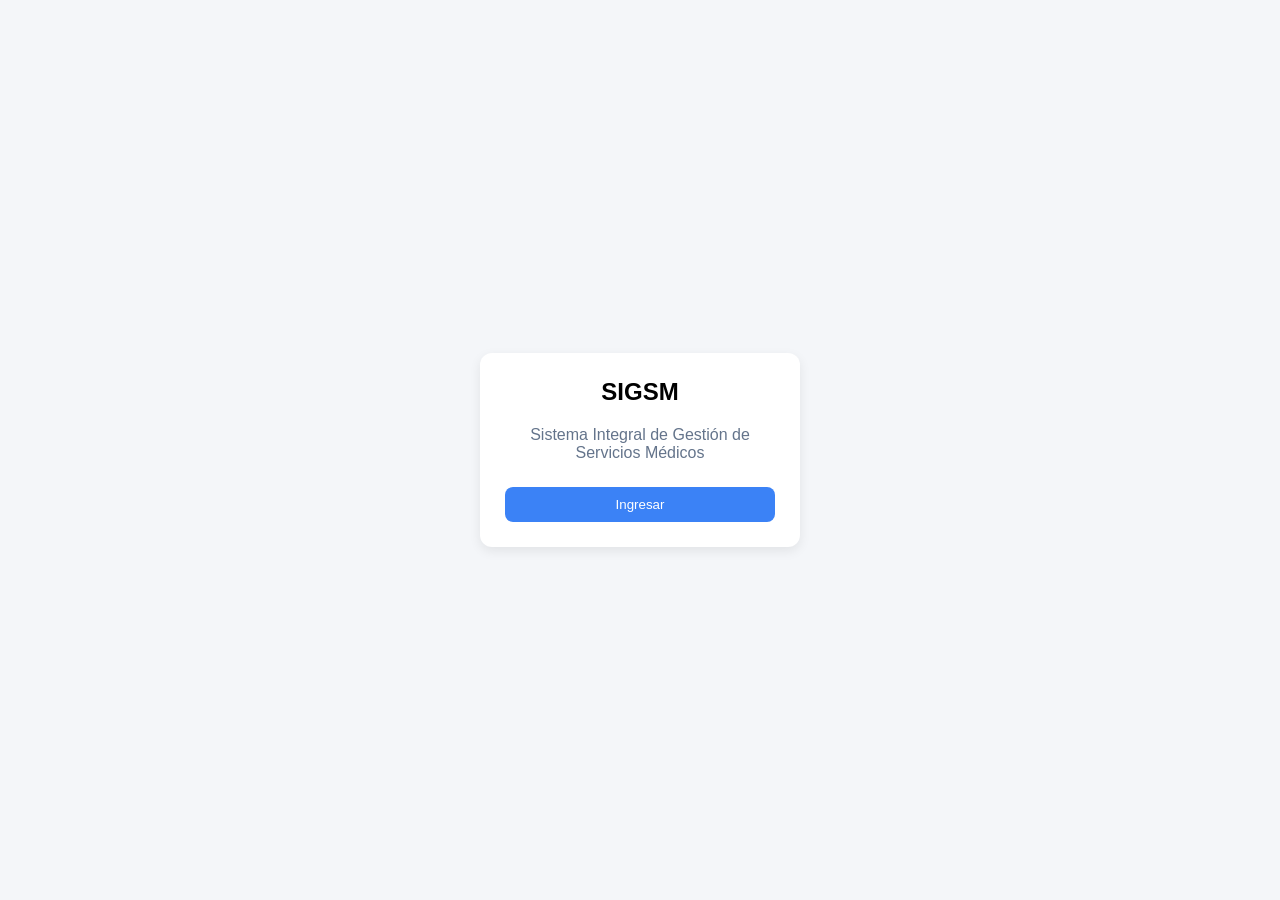
<file: Primera Entrega/proto/index.html>
<!DOCTYPE html>
<html lang="es">
<head>
    <meta charset="UTF-8">
    <title>SIGSM</title>
    <link rel="stylesheet" href="css/layout.css">
    <link rel="stylesheet" href="css/components.css">
</head>

<body class="login-container">

<div class="login-card">
    <h2>SIGSM</h2>
    <p style="text-align:center; margin-bottom:15px; color:#64748b;">
        Sistema Integral de Gestión de Servicios Médicos
    </p>
    <a href="login.html">
        <button class="btn-primary" style="width:100%;">Ingresar</button>
    </a>
</div>

</body>
</html>
</file>
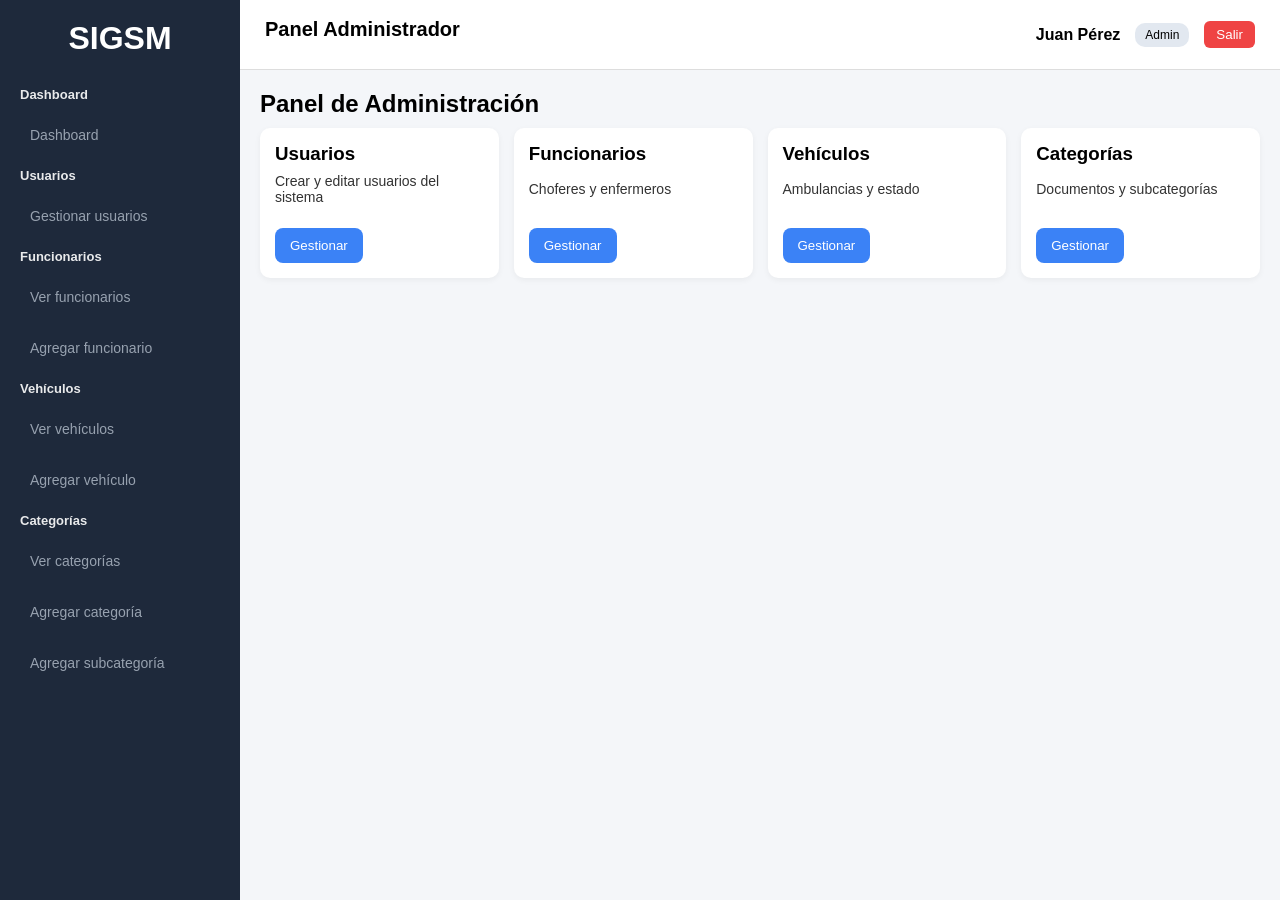
<file: Primera Entrega/proto/admin/index.html>
<!DOCTYPE html>
<html lang="es">
<head>
    <meta charset="UTF-8">
    <title>SIGSM - Panel Administrador</title>
    <link rel="stylesheet" href="../css/layout.css">
    <link rel="stylesheet" href="../css/components.css">
</head>

<body>

    <div class="sidebar">

        <h1 class="logo">SIGSM</h1>

        <ul class="menu">
            <li class="menu-section">Dashboard</li>
            <li><a href="index.html">Dashboard</a></li>

            <li class="menu-section">Usuarios</li>
            <li><a href="usuarios.html">Gestionar usuarios</a></li>

            <li class="menu-section">Funcionarios</li>
            <li><a href="funcionarios.html">Ver funcionarios</a></li>
            <li><a href="funcionarios_crear.html">Agregar funcionario</a></li>

            <li class="menu-section">Vehículos</li>
            <li><a href="vehiculos.html">Ver vehículos</a></li>
            <li><a href="vehiculos_crear.html">Agregar vehículo</a></li>

            <li class="menu-section">Categorías</li>
            <li><a href="categorias.html">Ver categorías</a></li>
            <li><a href="categorias_crear.html">Agregar categoría</a></li>
            <li><a href="subcategorias_crear.html">Agregar subcategoría</a></li>
        </ul>

    </div>

    <div class="main">

        <div class="header">

            <div class="header-left">
                <h2>Panel Administrador</h2>
            </div>

            <div class="header-right">
                <span class="user">Juan Pérez</span>
                <span class="role">Admin</span>
                <a href="../login.html">
                    <button class="logout">Salir</button>
                </a>
            </div>

        </div>

        <div class="content">

            <h2 class="titulo-seccion">Panel de Administración</h2>

            <div class="grid-admin">

                <div class="card card-admin">
                    <h3>Usuarios</h3>
                    <p>Crear y editar usuarios del sistema</p>
                    <a href="usuarios.html">
                        <button class="btn-primary">Gestionar</button>
                    </a>
                </div>

                <div class="card card-admin">
                    <h3>Funcionarios</h3>
                    <p>Choferes y enfermeros</p>
                    <a href="funcionarios.html">
                        <button class="btn-primary">Gestionar</button>
                    </a>
                </div>

                <div class="card card-admin">
                    <h3>Vehículos</h3>
                    <p>Ambulancias y estado</p>
                    <a href="vehiculos.html">
                        <button class="btn-primary">Gestionar</button>
                    </a>
                </div>

                <div class="card card-admin">
                    <h3>Categorías</h3>
                    <p>Documentos y subcategorías</p>
                    <a href="categorias.html">
                        <button class="btn-primary">Gestionar</button>
                    </a>
                </div>

            </div>

        </div>

    </div>

</body>
</html>
</file>
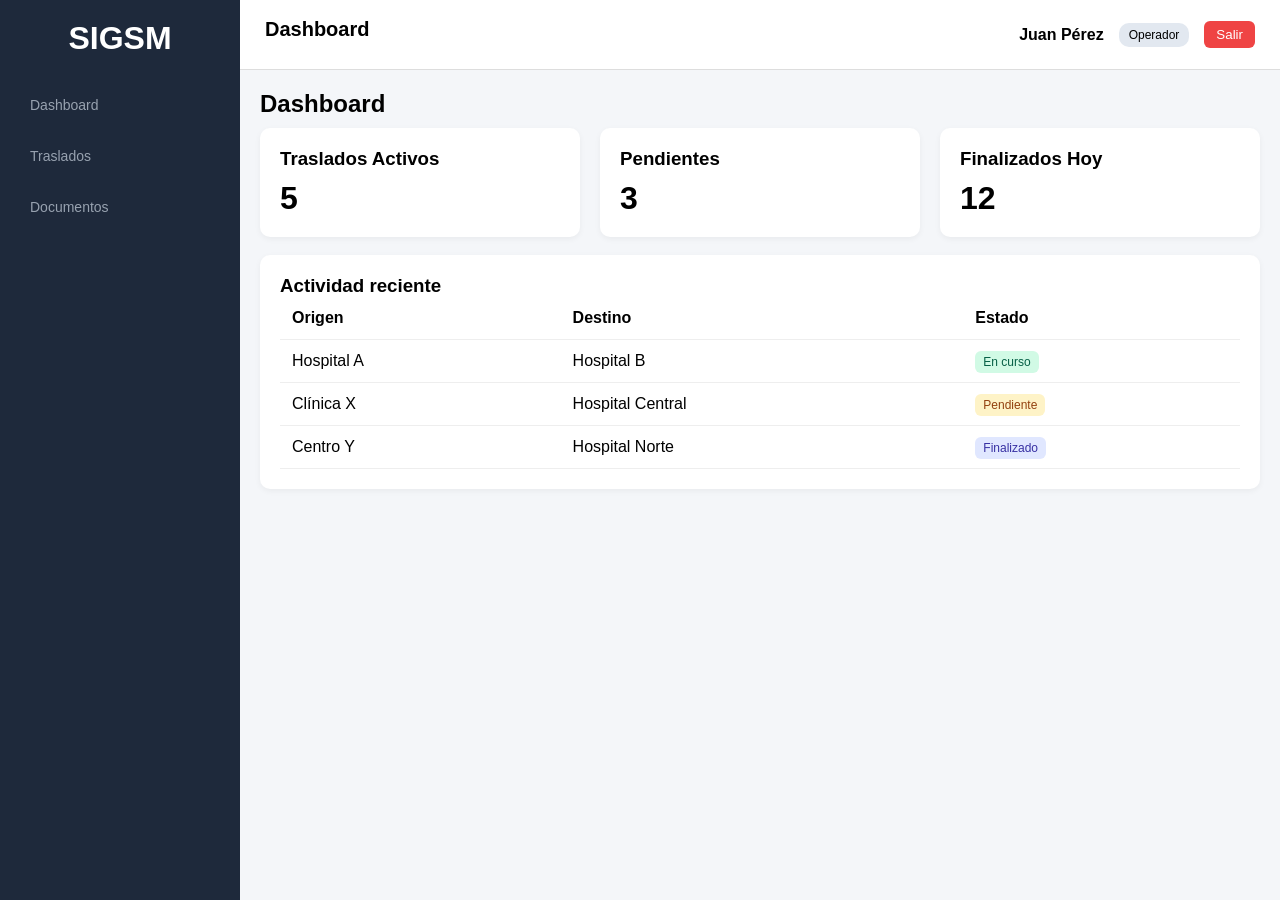
<file: Primera Entrega/proto/dashboard/index.html>
<!DOCTYPE html>
<html lang="es">
<head>
    <meta charset="UTF-8">
    <title>SIGSM - Dashboard</title>
    <link rel="stylesheet" href="../css/layout.css">
    <link rel="stylesheet" href="../css/components.css">
</head>

<body>

    <div class="sidebar">

        <h1 class="logo">SIGSM</h1>

        <ul class="menu">
            <li><a href="../dashboard/index.html">Dashboard</a></li>
            <li><a href="../traslados/index.html">Traslados</a></li>
            <li><a href="../documentos/index.html">Documentos</a></li>
        </ul>

    </div>

    <div class="main">

        <div class="header">

            <div class="header-left">
                <h2>Dashboard</h2>
            </div>

            <div class="header-right">
                <span class="user">Juan Pérez</span>
                <span class="role">Operador</span>
                <a href="../login.html">
                    <button class="logout">Salir</button>
                </a>
            </div>

        </div>

        <div class="content">

            <h2>Dashboard</h2>

            <div class="grid">

                <div class="card">
                    <h3>Traslados Activos</h3>
                    <p class="number">5</p>
                </div>

                <div class="card">
                    <h3>Pendientes</h3>
                    <p class="number">3</p>
                </div>

                <div class="card">
                    <h3>Finalizados Hoy</h3>
                    <p class="number">12</p>
                </div>

            </div>

            <br>

            <div class="card">
                <h3>Actividad reciente</h3>

                <table>
                    <tr>
                        <th>Origen</th>
                        <th>Destino</th>
                        <th>Estado</th>
                    </tr>

                    <tr>
                        <td>Hospital A</td>
                        <td>Hospital B</td>
                        <td><span class="badge activo">En curso</span></td>
                    </tr>

                    <tr>
                        <td>Clínica X</td>
                        <td>Hospital Central</td>
                        <td><span class="badge pendiente">Pendiente</span></td>
                    </tr>

                    <tr>
                        <td>Centro Y</td>
                        <td>Hospital Norte</td>
                        <td><span class="badge finalizado">Finalizado</span></td>
                    </tr>

                </table>
            </div>

        </div>

    </div>

</body>
</html>
</file>
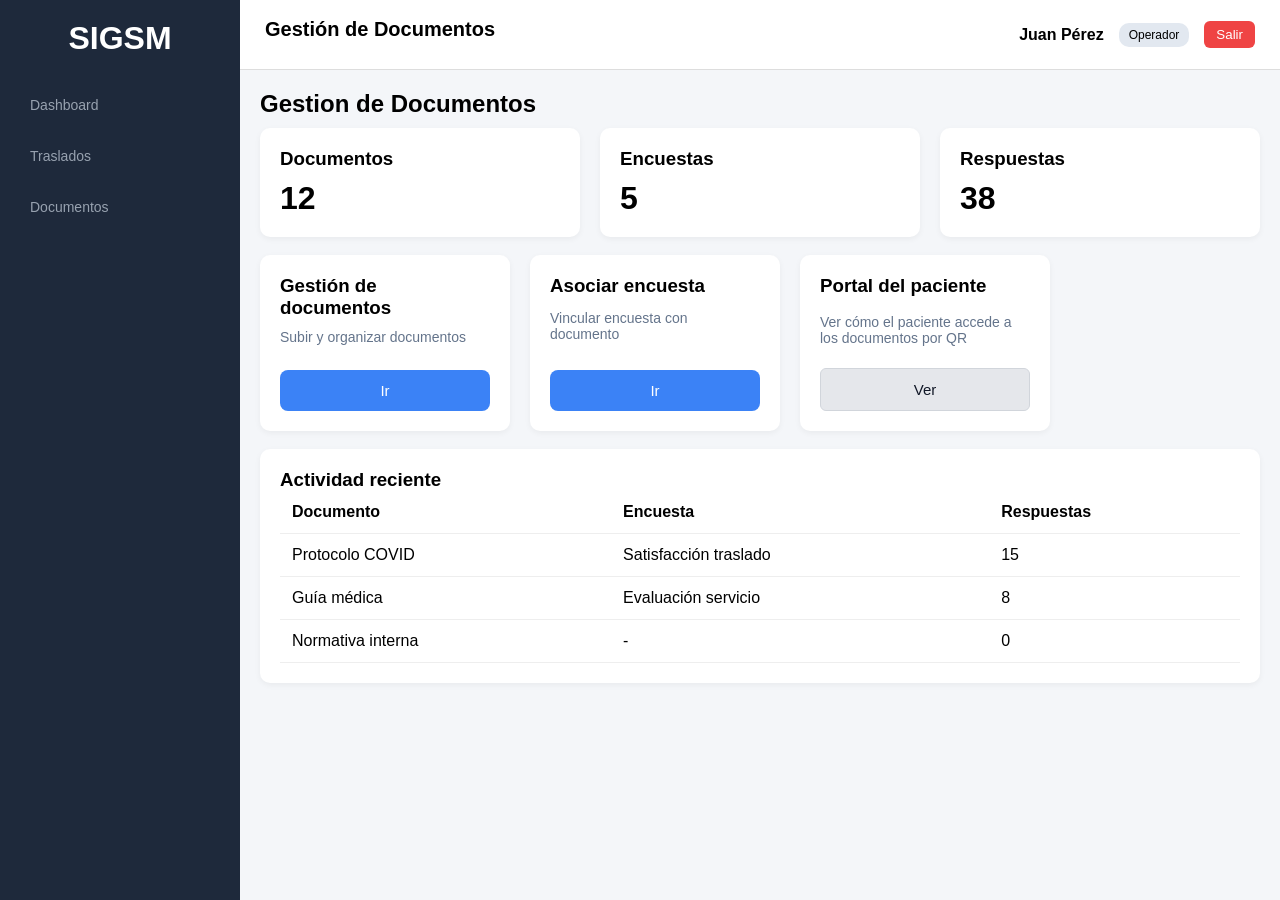
<file: Primera Entrega/proto/documentos/index.html>
<!DOCTYPE html>
<html lang="es">
<head>
    <meta charset="UTF-8">
    <title>SIGSM - Gestión de Documentos</title>
    <link rel="stylesheet" href="../css/layout.css">
    <link rel="stylesheet" href="../css/components.css">
</head>

<body>

    <div class="sidebar">

        <h1 class="logo">SIGSM</h1>

        <ul class="menu">
            <li><a href="../dashboard/index.html">Dashboard</a></li>
            <li><a href="../traslados/index.html">Traslados</a></li>
            <li><a href="../documentos/index.html">Documentos</a></li>
        </ul>

    </div>

    <div class="main">

        <div class="header">

            <div class="header-left">
                <h2>Gestión de Documentos</h2>
            </div>

            <div class="header-right">
                <span class="user">Juan Pérez</span>
                <span class="role">Operador</span>
                <a href="../login.html">
                    <button class="logout">Salir</button>
                </a>
            </div>

        </div>

        <div class="content">

            <h2>Gestion de Documentos</h2>

            <!-- ================= CARDS ================= -->
            <div class="grid">

                <div class="card">
                    <h3>Documentos</h3>
                    <p class="number">12</p>
                </div>

                <div class="card">
                    <h3>Encuestas</h3>
                    <p class="number">5</p>
                </div>

                <div class="card">
                    <h3>Respuestas</h3>
                    <p class="number">38</p>
                </div>

            </div>

            <br>

            <!-- ================= ACCESOS RÁPIDOS ================= -->
            <div class="acciones-cards">

                <div class="card card-accion">
                    <h3>Gestión de documentos</h3>
                    <p>Subir y organizar documentos</p>
                    <a href="documentos.html">
                        <button class="btn-primary btn-big">Ir</button>
                    </a>
                </div>

                <div class="card card-accion">
                    <h3>Asociar encuesta</h3>
                    <p>Vincular encuesta con documento</p>
                    <a href="asociar.html">
                        <button class="btn-primary btn-big">Ir</button>
                    </a>
                </div>

                <div class="card card-accion">
                    <h3>Portal del paciente</h3>
                    <p>Ver cómo el paciente accede a los documentos por QR</p>
                    <a href="../portal-paciente.html">
                        <button class="btn-secondary btn-big">Ver</button>
                    </a>
                </div>

            </div>

            <br>

            <!-- ================= ACTIVIDAD ================= -->
            <div class="card">
                <h3>Actividad reciente</h3>

                <table>
                    <tr>
                        <th>Documento</th>
                        <th>Encuesta</th>
                        <th>Respuestas</th>
                    </tr>

                    <tr>
                        <td>Protocolo COVID</td>
                        <td>Satisfacción traslado</td>
                        <td>15</td>
                    </tr>

                    <tr>
                        <td>Guía médica</td>
                        <td>Evaluación servicio</td>
                        <td>8</td>
                    </tr>

                    <tr>
                        <td>Normativa interna</td>
                        <td>-</td>
                        <td>0</td>
                    </tr>

                </table>
            </div>

        </div>

    </div>

</body>
</html>
</file>
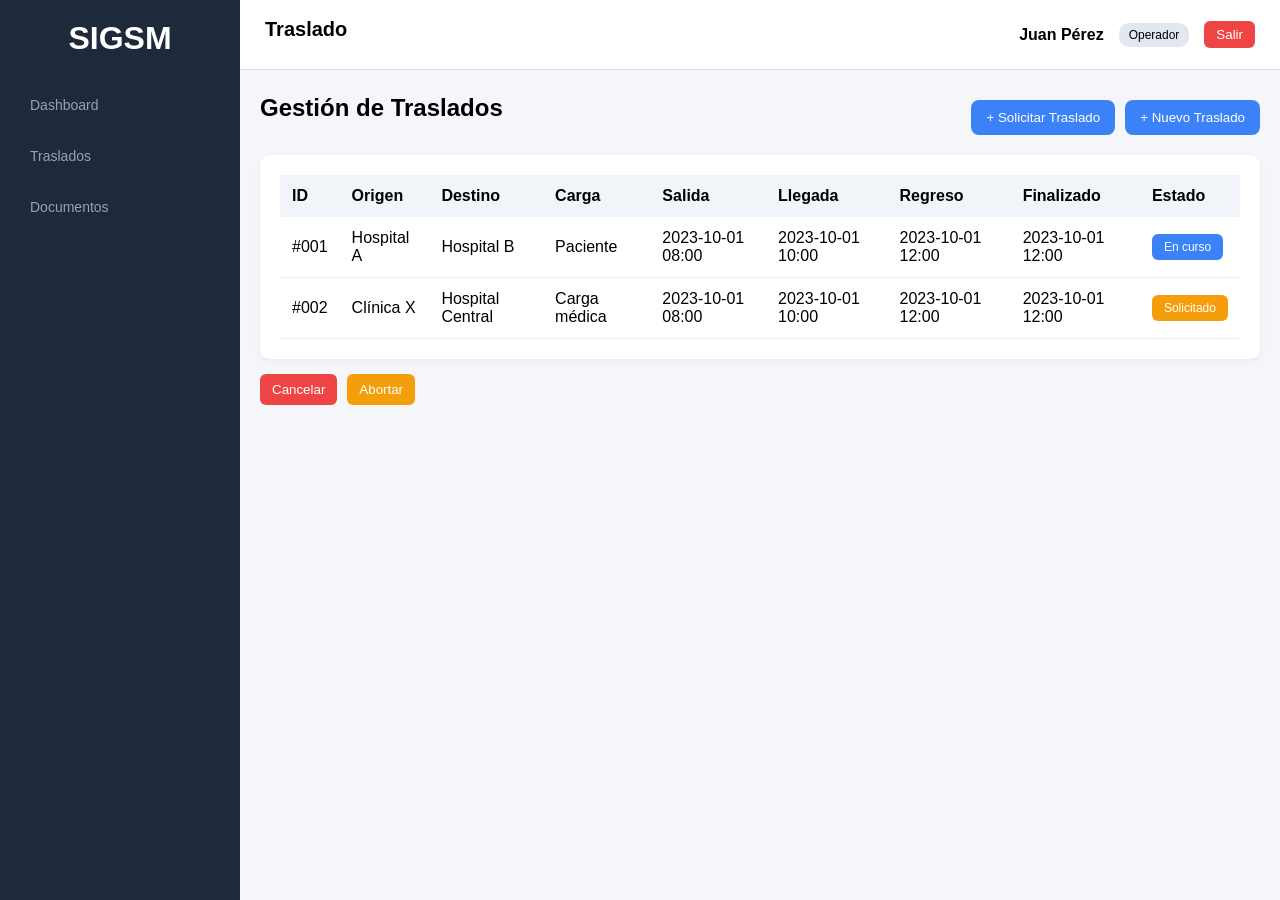
<file: Primera Entrega/proto/traslados/index.html>
<!DOCTYPE html>
<html lang="es">
<head>
    <meta charset="UTF-8">
    <title>SIGSM - Gestión de Traslados</title>
    <link rel="stylesheet" href="../css/layout.css">
    <link rel="stylesheet" href="../css/components.css">
</head>

<body>

    <div class="sidebar">

        <h1 class="logo">SIGSM</h1>

        <ul class="menu">
            <li><a href="../dashboard/index.html">Dashboard</a></li>
            <li><a href="../traslados/index.html">Traslados</a></li>
            <li><a href="../documentos/index.html">Documentos</a></li>
        </ul>

    </div>

    <div class="main">

        <div class="header">

            <div class="header-left">
                <h2>Traslado</h2>
            </div>

            <div class="header-right">
                <span class="user">Juan Pérez</span>
                <span class="role">Operador</span>
                <a href="../login.html">
                    <button class="logout">Salir</button>
                </a>
            </div>

        </div>

        <div class="content">

            <div class="top-bar">
                <h2>Gestión de Traslados</h2>
                <div style="display:flex; gap:10px;">
                    <a href="solicitar.html">
                        <button class="btn-primary">+ Solicitar Traslado</button>
                    </a>
                    <a href="nuevo.html">
                        <button class="btn-primary">+ Nuevo Traslado</button>
                    </a>
                </div>
            </div>

            <div class="card">

                <table id="tablaTraslados">
                    <thead>
                        <tr>
                            <th>ID</th>
                            <th>Origen</th>
                            <th>Destino</th>
                            <th>Carga</th>
                            <th>Salida</th>
                            <th>Llegada</th>
                            <th>Regreso</th>
                            <th>Finalizado</th>
                            <th>Estado</th>
                        </tr>
                    </thead>

                    <tbody>
                        <tr>
                            <td>#001</td>
                            <td>Hospital A</td>
                            <td>Hospital B</td>
                            <td>Paciente</td>
                            <td>2023-10-01 08:00</td>
                            <td>2023-10-01 10:00</td>
                            <td>2023-10-01 12:00</td>
                            <td>2023-10-01 12:00</td>
                            <td>
                                <button class="btn-estado estado-curso">
                                    En curso
                                </button>
                            </td>
                        </tr>

                        <tr>
                            <td>#002</td>
                            <td>Clínica X</td>
                            <td>Hospital Central</td>
                            <td>Carga médica</td>
                            <td>2023-10-01 08:00</td>
                            <td>2023-10-01 10:00</td>
                            <td>2023-10-01 12:00</td>
                            <td>2023-10-01 12:00</td>
                            <td>
                                <button class="btn-estado estado-solicitado">
                                    Solicitado
                                </button>
                            </td>
                        </tr>
                    </tbody>

                </table>

            </div>

            <!-- ACCIONES -->
            <div class="acciones">
                <button class="btn-danger">Cancelar</button>
                <button class="btn-warning">Abortar</button>
            </div>

        </div>

    </div>

</body>
</html>
</file>
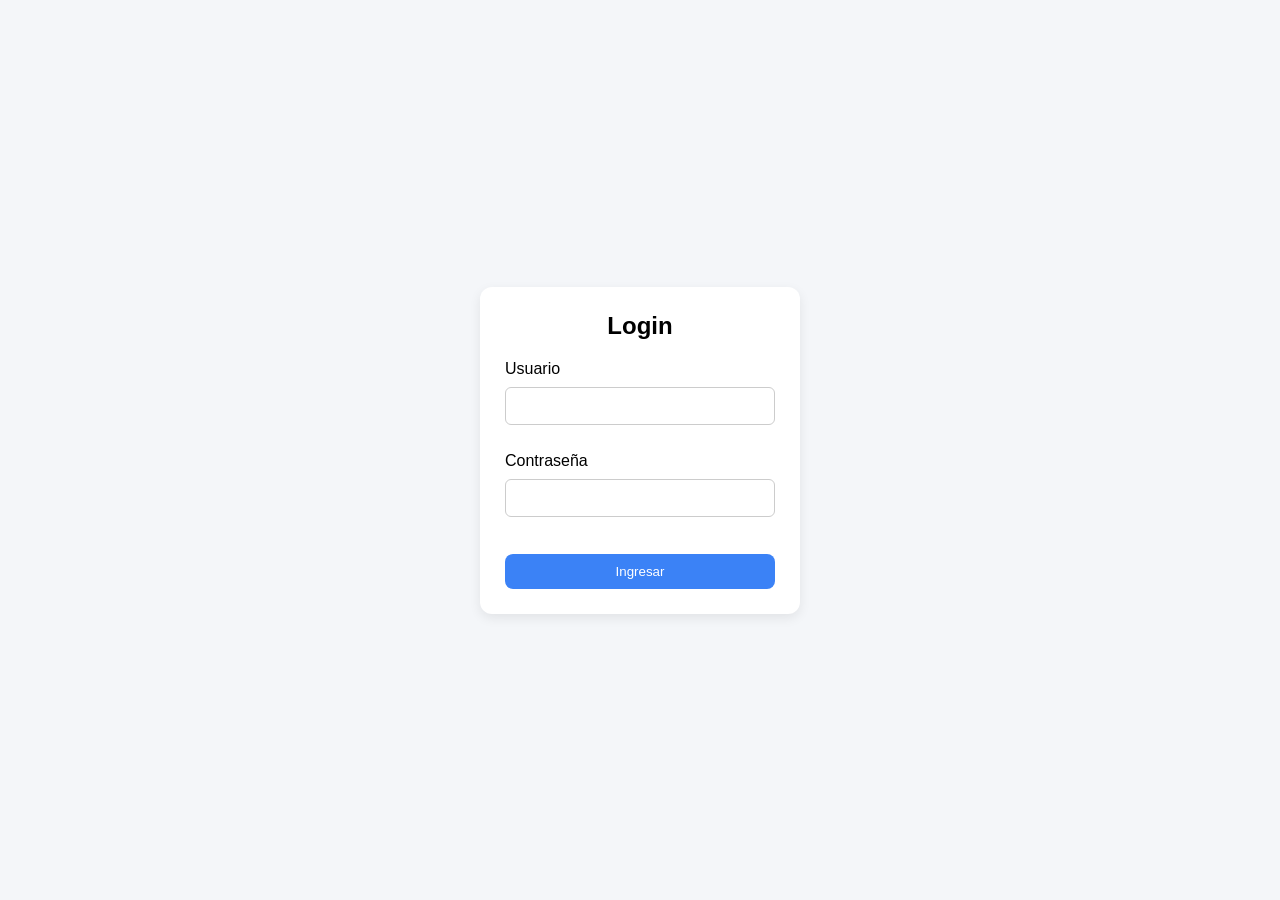
<file: Primera Entrega/proto/login.html>
<!DOCTYPE html>
<html lang="es">
<head>
    <meta charset="UTF-8">
    <title>Login - SIGSM</title>
    <link rel="stylesheet" href="css/layout.css">
    <link rel="stylesheet" href="css/components.css">
</head>

<body class="login-container">

<div class="login-card">

    <h2>Login</h2>

    <form class="form">

        <div class="form-group">
            <label>Usuario</label>
            <input type="text" name="usuario">
        </div>

        <div class="form-group">
            <label>Contraseña</label>
            <input type="password" name="password">
        </div>

        <button type="button" class="btn-primary">Ingresar</button>

    </form>


</div>

</body>
</html>
</file>
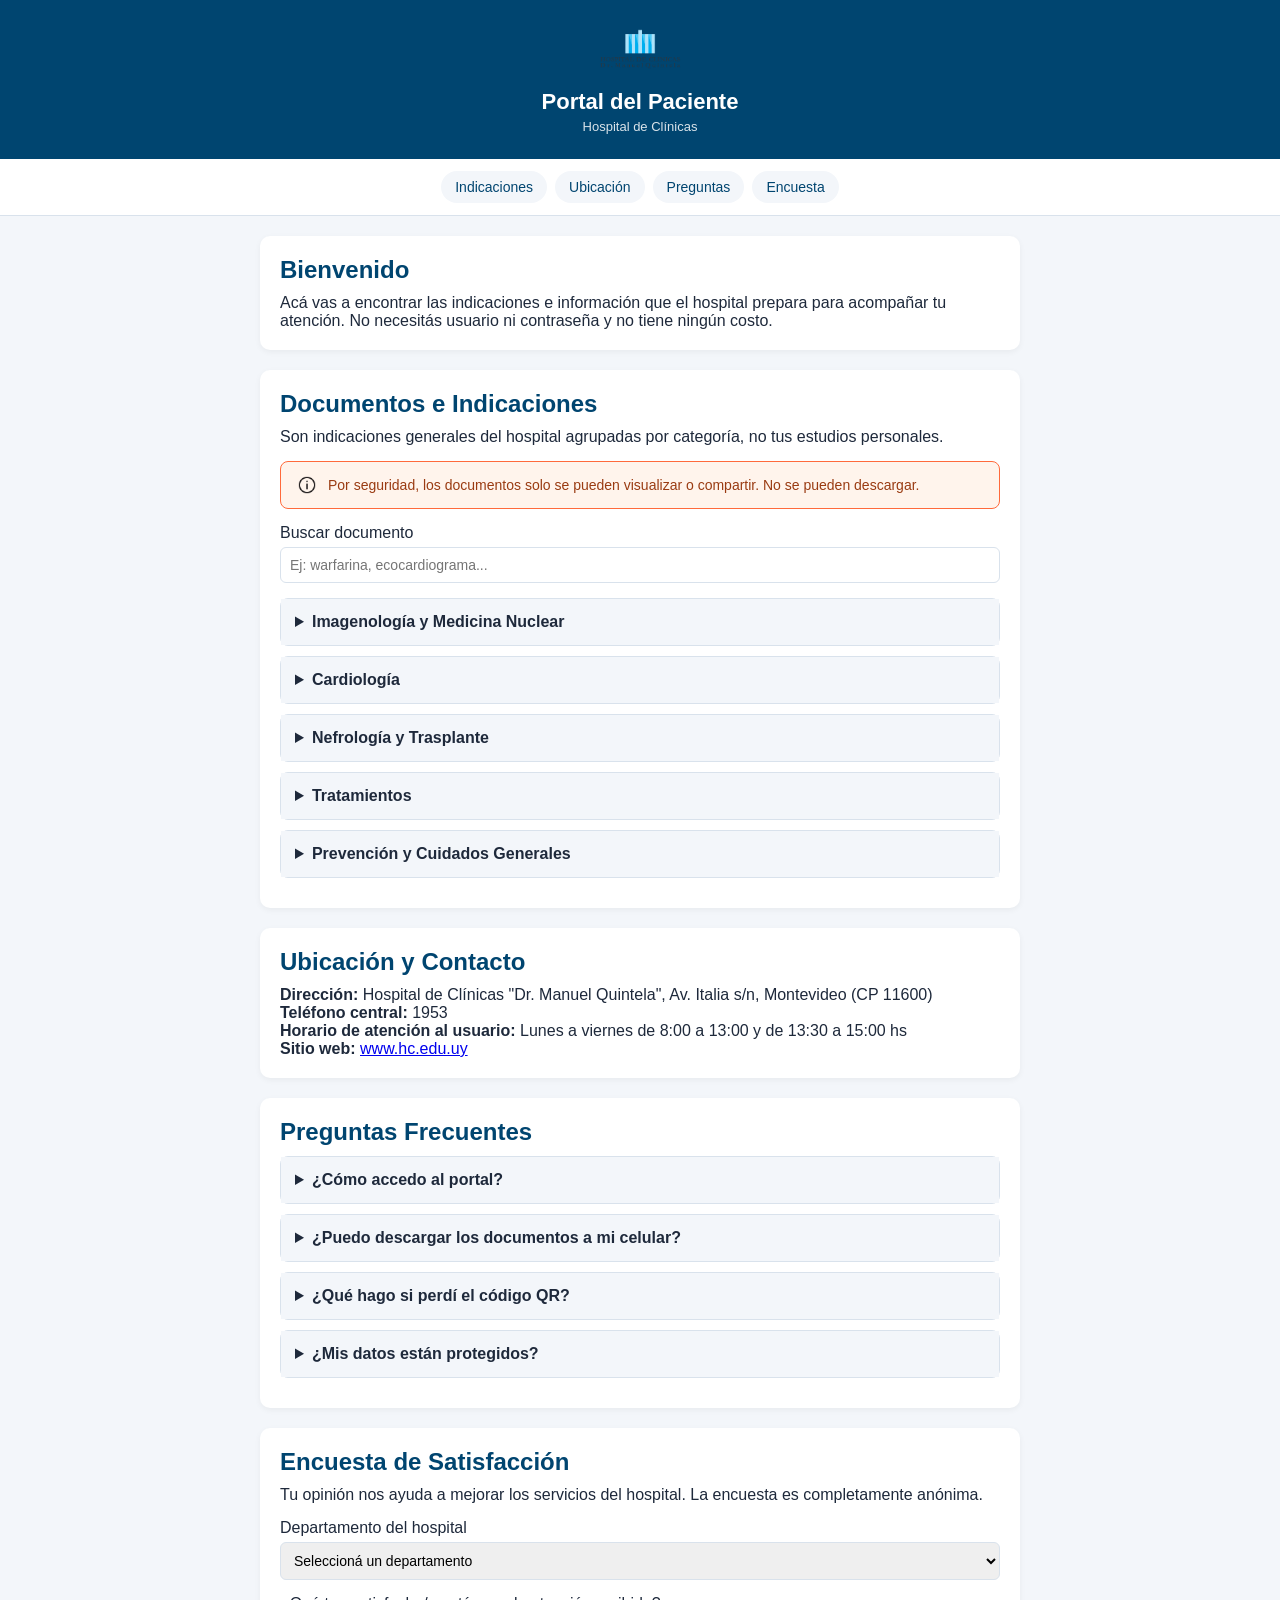
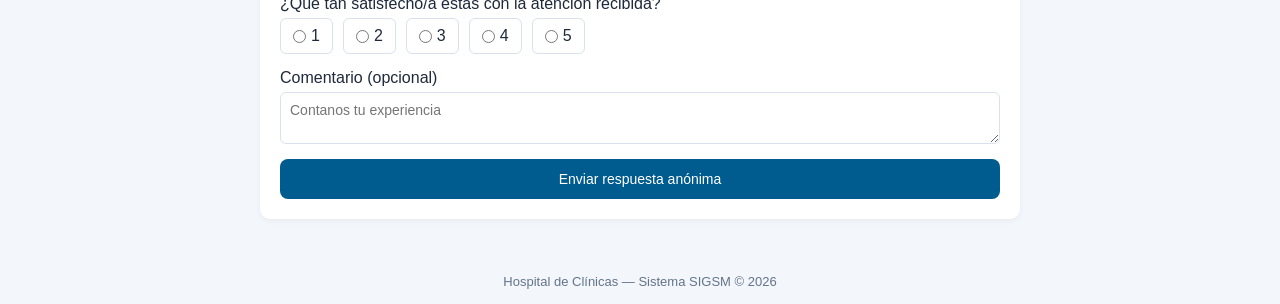
<file: Primera Entrega/proto/portal-paciente.html>
<!DOCTYPE html>
<html lang="es">
<head>
    <meta charset="UTF-8">
    <meta name="viewport" content="width=device-width, initial-scale=1.0">
    <title>Portal del Paciente - SIGSM</title>
    <link rel="stylesheet" href="css/portal.css">
</head>

<body>

    <div class="portal__header">
        <img class="portal__header-logo" src="img/Logo_Hc.png" alt="Logo Hospital de Clínicas">
        <h1 class="portal__header-titulo">Portal del Paciente</h1>
        <p class="portal__header-subtitulo">Hospital de Clínicas</p>
    </div>

    <nav class="portal__nav">
        <a class="portal__nav-enlace" href="#documentos">Indicaciones</a>
        <a class="portal__nav-enlace" href="#ubicacion">Ubicación</a>
        <a class="portal__nav-enlace" href="#preguntas">Preguntas</a>
        <a class="portal__nav-enlace" href="#encuesta">Encuesta</a>
    </nav>

    <div class="portal__main">

        <div class="portal__seccion">
            <h2 class="portal__seccion-titulo">Bienvenido</h2>
            <p>Acá vas a encontrar las indicaciones e información que el hospital prepara para acompañar tu atención. No necesitás usuario ni contraseña y no tiene ningún costo.</p>
        </div>

        <div class="portal__seccion" id="documentos">
            <h2 class="portal__seccion-titulo">Documentos e Indicaciones</h2>
            <p class="portal__seccion-intro">Son indicaciones generales del hospital agrupadas por categoría, no tus estudios personales.</p>

            <div class="alerta">
                <img src="img/free-informacion-icon-svg-download-png-1604565.png" alt="">
                <span>Por seguridad, los documentos solo se pueden visualizar o compartir. No se pueden descargar.</span>
            </div>

            <div class="formulario__campo">
                <label for="buscador">Buscar documento</label>
                <input type="search" id="buscador" placeholder="Ej: warfarina, ecocardiograma...">
            </div>

            <details class="acordeon">
                <summary>Imagenología y Medicina Nuclear</summary>
                <div class="acordeon__contenido">
                    <div class="documento">
                        <span>Preparación para estudios imagenológicos</span>
                        <div class="documento__acciones">
                            <button class="boton">Visualizar</button>
                            <button class="boton boton--secundario">Compartir</button>
                        </div>
                    </div>
                    <div class="documento">
                        <span>Estudios diagnósticos con pertecneciato</span>
                        <div class="documento__acciones">
                            <button class="boton">Visualizar</button>
                            <button class="boton boton--secundario">Compartir</button>
                        </div>
                    </div>
                </div>
            </details>

            <details class="acordeon">
                <summary>Cardiología</summary>
                <div class="acordeon__contenido">
                    <div class="documento">
                        <span>Centellograma de perfusión miocárdica</span>
                        <div class="documento__acciones">
                            <button class="boton">Visualizar</button>
                            <button class="boton boton--secundario">Compartir</button>
                        </div>
                    </div>
                    <div class="documento">
                        <span>Indicaciones ecocardiograma con dobutamina</span>
                        <div class="documento__acciones">
                            <button class="boton">Visualizar</button>
                            <button class="boton boton--secundario">Compartir</button>
                        </div>
                    </div>
                </div>
            </details>

            <details class="acordeon">
                <summary>Nefrología y Trasplante</summary>
                <div class="acordeon__contenido">
                    <div class="documento">
                        <span>Indicaciones de enfermería para usuarios trasplantados</span>
                        <div class="documento__acciones">
                            <button class="boton">Visualizar</button>
                            <button class="boton boton--secundario">Compartir</button>
                        </div>
                    </div>
                    <div class="documento">
                        <span>Plan de alta enfermería - Nefrología</span>
                        <div class="documento__acciones">
                            <button class="boton">Visualizar</button>
                            <button class="boton boton--secundario">Compartir</button>
                        </div>
                    </div>
                </div>
            </details>

            <details class="acordeon">
                <summary>Tratamientos</summary>
                <div class="acordeon__contenido">
                    <div class="documento">
                        <span>Indicaciones para pacientes en tratamiento con warfarina</span>
                        <div class="documento__acciones">
                            <button class="boton">Visualizar</button>
                            <button class="boton boton--secundario">Compartir</button>
                        </div>
                    </div>
                </div>
            </details>

            <details class="acordeon">
                <summary>Prevención y Cuidados Generales</summary>
                <div class="acordeon__contenido">
                    <div class="documento">
                        <span>Prevención de infecciones</span>
                        <div class="documento__acciones">
                            <button class="boton">Visualizar</button>
                            <button class="boton boton--secundario">Compartir</button>
                        </div>
                    </div>
                    <div class="documento">
                        <span>Pauta para pacientes ostomizados</span>
                        <div class="documento__acciones">
                            <button class="boton">Visualizar</button>
                            <button class="boton boton--secundario">Compartir</button>
                        </div>
                    </div>
                </div>
            </details>
        </div>

        <div class="portal__seccion" id="ubicacion">
            <h2 class="portal__seccion-titulo">Ubicación y Contacto</h2>
            <p><strong>Dirección:</strong> Hospital de Clínicas "Dr. Manuel Quintela", Av. Italia s/n, Montevideo (CP 11600)</p>
            <p><strong>Teléfono central:</strong> 1953</p>
            <p><strong>Horario de atención al usuario:</strong> Lunes a viernes de 8:00 a 13:00 y de 13:30 a 15:00 hs</p>
            <p><strong>Sitio web:</strong> <a href="https://www.hc.edu.uy" target="_blank" rel="noopener">www.hc.edu.uy</a></p>
        </div>

        <div class="portal__seccion" id="preguntas">
            <h2 class="portal__seccion-titulo">Preguntas Frecuentes</h2>

            <details class="acordeon">
                <summary>¿Cómo accedo al portal?</summary>
                <div class="acordeon__contenido">
                    <p>Escaneando el código QR que tiene el hospital. Te trae directo a esta misma página, sin necesidad de usuario ni contraseña.</p>
                </div>
            </details>

            <details class="acordeon">
                <summary>¿Puedo descargar los documentos a mi celular?</summary>
                <div class="acordeon__contenido">
                    <p>No. Por seguridad, los documentos solo se pueden visualizar en pantalla. Podés compartirlos con el botón de cada documento.</p>
                </div>
            </details>

            <details class="acordeon">
                <summary>¿Qué hago si perdí el código QR?</summary>
                <div class="acordeon__contenido">
                    <p>Pedile a un funcionario administrativo que te lo vuelva a mostrar o te lo imprima. Es el mismo código para todo el hospital, no tiene costo y no caduca.</p>
                </div>
            </details>

            <details class="acordeon">
                <summary>¿Mis datos están protegidos?</summary>
                <div class="acordeon__contenido">
                    <p>Sí. Las indicaciones que ves son generales y no contienen datos clínicos tuyos, y las encuestas de satisfacción son completamente anónimas.</p>
                </div>
            </details>
        </div>

        <div class="portal__seccion" id="encuesta">
            <h2 class="portal__seccion-titulo">Encuesta de Satisfacción</h2>
            <p class="portal__seccion-intro">Tu opinión nos ayuda a mejorar los servicios del hospital. La encuesta es completamente anónima.</p>

            <form>
                <div class="formulario__campo">
                    <label for="departamento">Departamento del hospital</label>
                    <select id="departamento">
                        <option value="" selected disabled>Seleccioná un departamento</option>
                        <option value="cardiologia">Cardiología</option>
                        <option value="nefrologia">Nefrología y Trasplante</option>
                        <option value="enfermeria">Enfermería</option>
                        <option value="imagenologia">Diagnóstico por Imagen</option>
                        <option value="administracion">Administración / Atención al usuario</option>
                    </select>
                </div>

                <div class="formulario__campo">
                    <label>¿Qué tan satisfecho/a estás con la atención recibida?</label>
                    <div class="escala">
                        <label><input type="radio" name="satisfaccion" value="1"> 1</label>
                        <label><input type="radio" name="satisfaccion" value="2"> 2</label>
                        <label><input type="radio" name="satisfaccion" value="3"> 3</label>
                        <label><input type="radio" name="satisfaccion" value="4"> 4</label>
                        <label><input type="radio" name="satisfaccion" value="5"> 5</label>
                    </div>
                </div>

                <div class="formulario__campo">
                    <label for="comentario">Comentario (opcional)</label>
                    <textarea id="comentario" placeholder="Contanos tu experiencia"></textarea>
                </div>

                <button type="button" class="boton boton--ancho">Enviar respuesta anónima</button>
            </form>
        </div>

    </div>

    <div class="portal__pie">
        Hospital de Clínicas — Sistema SIGSM &copy; 2026
    </div>

</body>
</html>
</file>
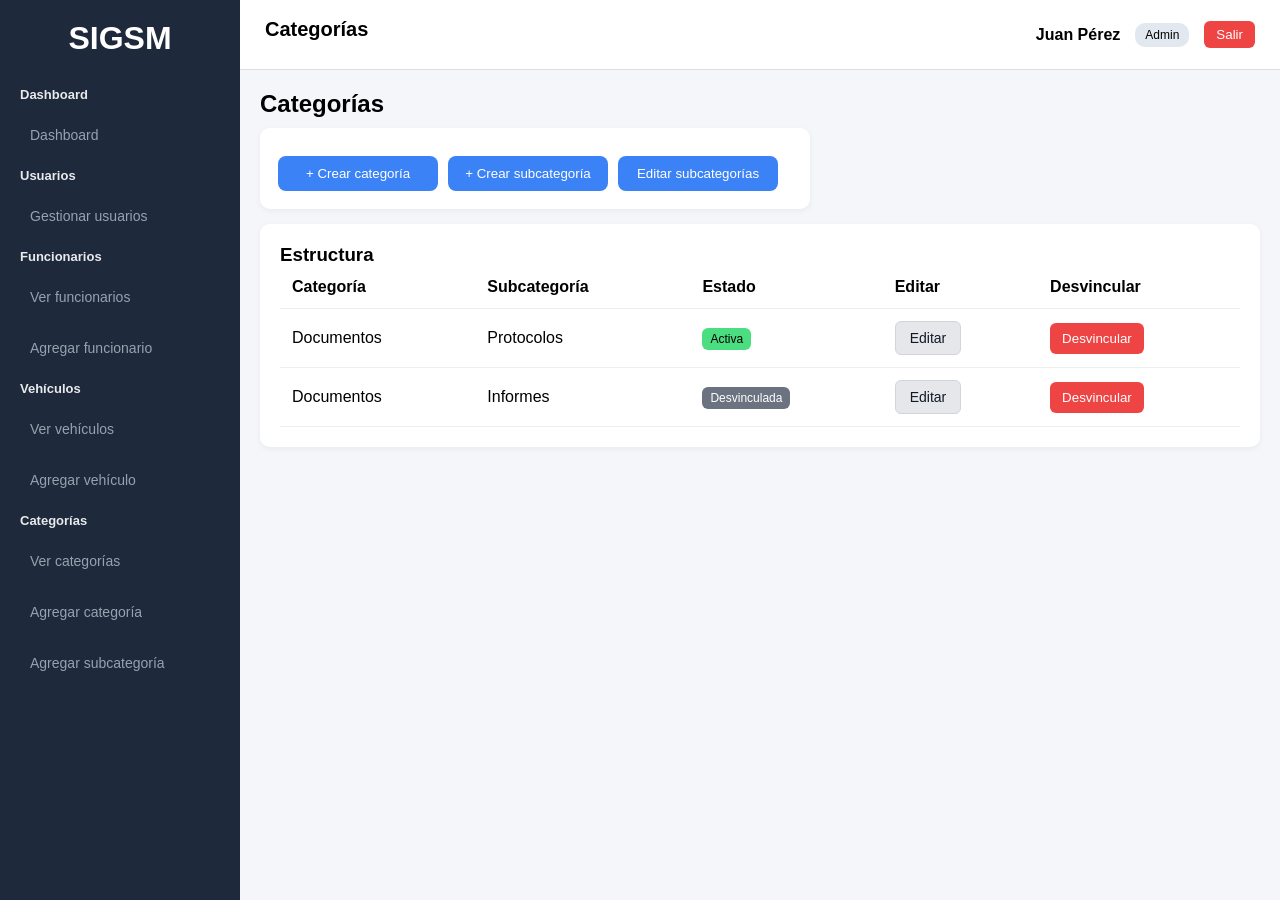
<file: Primera Entrega/proto/admin/categorias.html>
<!DOCTYPE html>
<html lang="es">
<head>
    <meta charset="UTF-8">
    <title>SIGSM - Categorías</title>
    <link rel="stylesheet" href="../css/layout.css">
    <link rel="stylesheet" href="../css/components.css">
</head>

<body>

    <div class="sidebar">

        <h1 class="logo">SIGSM</h1>

        <ul class="menu">
            <li class="menu-section">Dashboard</li>
            <li><a href="index.html">Dashboard</a></li>

            <li class="menu-section">Usuarios</li>
            <li><a href="usuarios.html">Gestionar usuarios</a></li>

            <li class="menu-section">Funcionarios</li>
            <li><a href="funcionarios.html">Ver funcionarios</a></li>
            <li><a href="funcionarios_crear.html">Agregar funcionario</a></li>

            <li class="menu-section">Vehículos</li>
            <li><a href="vehiculos.html">Ver vehículos</a></li>
            <li><a href="vehiculos_crear.html">Agregar vehículo</a></li>

            <li class="menu-section">Categorías</li>
            <li><a href="categorias.html">Ver categorías</a></li>
            <li><a href="categorias_crear.html">Agregar categoría</a></li>
            <li><a href="subcategorias_crear.html">Agregar subcategoría</a></li>
        </ul>

    </div>

    <div class="main">

        <div class="header">

            <div class="header-left">
                <h2>Categorías</h2>
            </div>

            <div class="header-right">
                <span class="user">Juan Pérez</span>
                <span class="role">Admin</span>
                <a href="../login.html">
                    <button class="logout">Salir</button>
                </a>
            </div>

        </div>

        <div class="content">

            <h2 class="titulo-seccion">Categorías</h2>

            <div class="card card-medium">

                <div class="acciones-categorias">

                    <a href="categorias_crear.html">
                        <button class="btn-primary">+ Crear categoría</button>
                    </a>

                    <a href="subcategorias_crear.html">
                        <button class="btn-primary">+ Crear subcategoría</button>
                    </a>

                    <a href="subcategorias_editar.html">
                        <button class="btn-primary">Editar subcategorías</button>
                    </a>

                </div>

            </div>

            <div class="card" style="margin-top:15px;">
                <h3>Estructura</h3>

                <table>
                    <tr>
                        <th>Categoría</th>
                        <th>Subcategoría</th>
                        <th>Estado</th>
                        <th>Editar</th>
                        <th>Desvincular</th>
                    </tr>

                    <tr>
                        <td>Documentos</td>
                        <td>Protocolos</td>
                        <td><span class="estado activo">Activa</span></td>
                        <td>
                            <a href="categorias_editar.html">
                                <button class="btn-secondary">Editar</button>
                            </a>
                        </td>
                        <td>
                            <button class="btn-danger">
                                Desvincular
                            </button>
                        </td>
                    </tr>

                    <tr>
                        <td>Documentos</td>
                        <td>Informes</td>
                        <td><span class="estado desvinculado">Desvinculada</span></td>
                        <td>
                            <a href="categorias_editar.html">
                                <button class="btn-secondary">Editar</button>
                            </a>
                        </td>
                        <td>
                            <button class="btn-danger">
                                Desvincular
                            </button>
                        </td>
                    </tr>

                </table>
            </div>

        </div>

    </div>

</body>
</html>
</file>
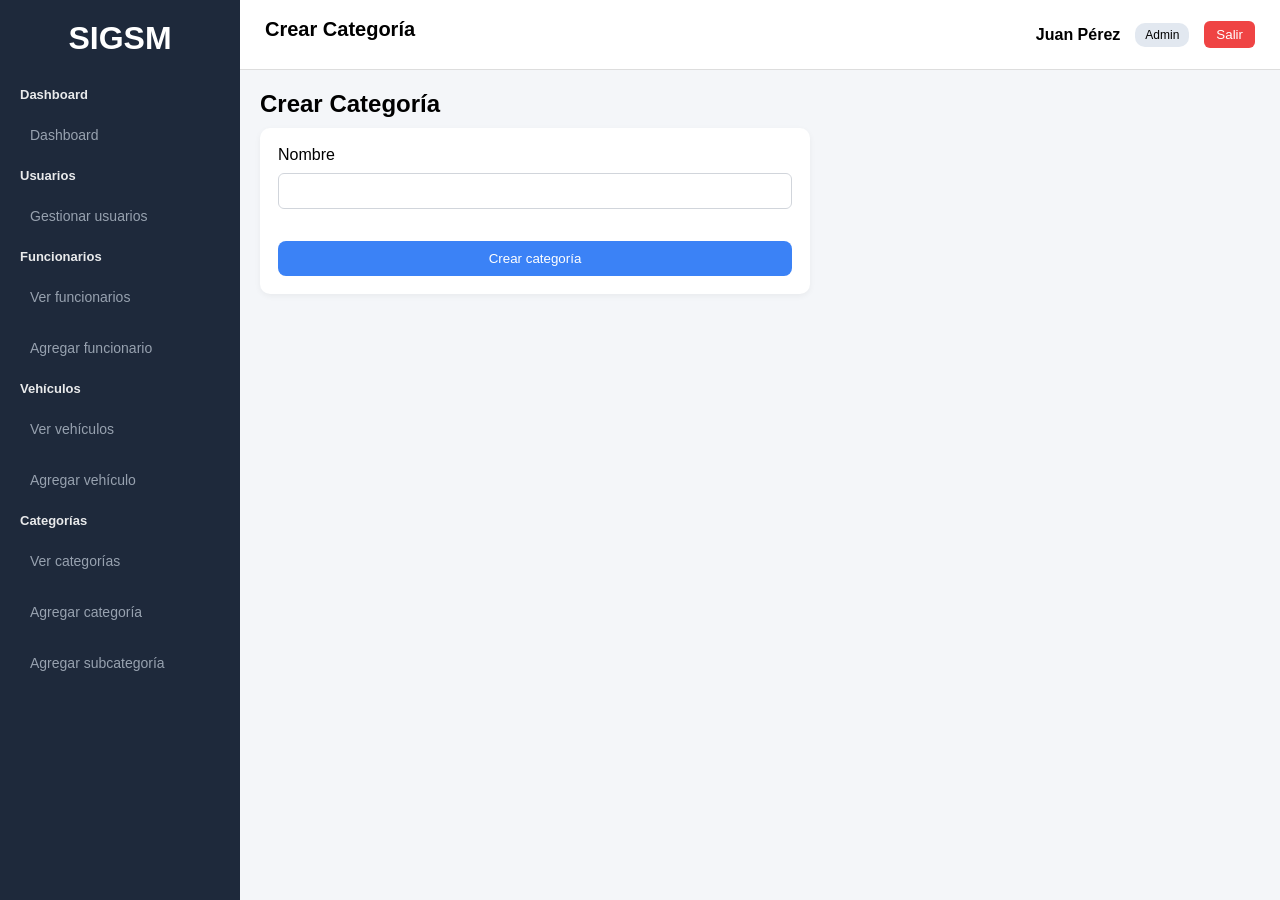
<file: Primera Entrega/proto/admin/categorias_crear.html>
<!DOCTYPE html>
<html lang="es">
<head>
    <meta charset="UTF-8">
    <title>SIGSM - Crear Categoría</title>
    <link rel="stylesheet" href="../css/layout.css">
    <link rel="stylesheet" href="../css/components.css">
</head>

<body>

    <div class="sidebar">

        <h1 class="logo">SIGSM</h1>

        <ul class="menu">
            <li class="menu-section">Dashboard</li>
            <li><a href="index.html">Dashboard</a></li>

            <li class="menu-section">Usuarios</li>
            <li><a href="usuarios.html">Gestionar usuarios</a></li>

            <li class="menu-section">Funcionarios</li>
            <li><a href="funcionarios.html">Ver funcionarios</a></li>
            <li><a href="funcionarios_crear.html">Agregar funcionario</a></li>

            <li class="menu-section">Vehículos</li>
            <li><a href="vehiculos.html">Ver vehículos</a></li>
            <li><a href="vehiculos_crear.html">Agregar vehículo</a></li>

            <li class="menu-section">Categorías</li>
            <li><a href="categorias.html">Ver categorías</a></li>
            <li><a href="categorias_crear.html">Agregar categoría</a></li>
            <li><a href="subcategorias_crear.html">Agregar subcategoría</a></li>
        </ul>

    </div>

    <div class="main">

        <div class="header">

            <div class="header-left">
                <h2>Crear Categoría</h2>
            </div>

            <div class="header-right">
                <span class="user">Juan Pérez</span>
                <span class="role">Admin</span>
                <a href="../login.html">
                    <button class="logout">Salir</button>
                </a>
            </div>

        </div>

        <div class="content">

            <h2 class="titulo-seccion">Crear Categoría</h2>

            <div class="card card-medium">

                <form class="form">

                    <div class="form-group">
                        <label>Nombre</label>
                        <input type="text">
                    </div>

                    <button type="button" class="btn-primary">Crear categoría</button>

                </form>

            </div>

        </div>

    </div>

</body>
</html>
</file>
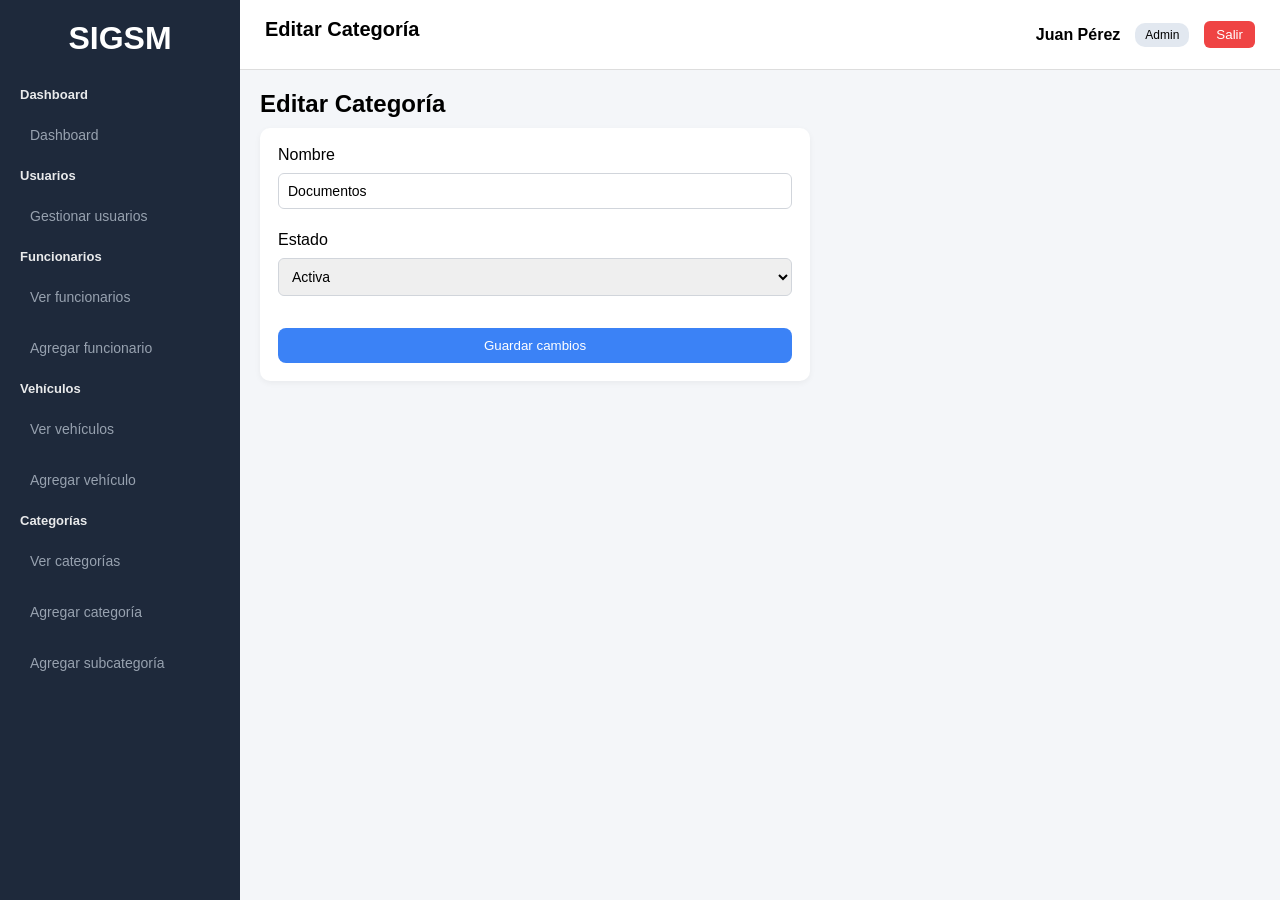
<file: Primera Entrega/proto/admin/categorias_editar.html>
<!DOCTYPE html>
<html lang="es">
<head>
    <meta charset="UTF-8">
    <title>SIGSM - Editar Categoría</title>
    <link rel="stylesheet" href="../css/layout.css">
    <link rel="stylesheet" href="../css/components.css">
</head>

<body>

    <div class="sidebar">

        <h1 class="logo">SIGSM</h1>

        <ul class="menu">
            <li class="menu-section">Dashboard</li>
            <li><a href="index.html">Dashboard</a></li>

            <li class="menu-section">Usuarios</li>
            <li><a href="usuarios.html">Gestionar usuarios</a></li>

            <li class="menu-section">Funcionarios</li>
            <li><a href="funcionarios.html">Ver funcionarios</a></li>
            <li><a href="funcionarios_crear.html">Agregar funcionario</a></li>

            <li class="menu-section">Vehículos</li>
            <li><a href="vehiculos.html">Ver vehículos</a></li>
            <li><a href="vehiculos_crear.html">Agregar vehículo</a></li>

            <li class="menu-section">Categorías</li>
            <li><a href="categorias.html">Ver categorías</a></li>
            <li><a href="categorias_crear.html">Agregar categoría</a></li>
            <li><a href="subcategorias_crear.html">Agregar subcategoría</a></li>
        </ul>

    </div>

    <div class="main">

        <div class="header">

            <div class="header-left">
                <h2>Editar Categoría</h2>
            </div>

            <div class="header-right">
                <span class="user">Juan Pérez</span>
                <span class="role">Admin</span>
                <a href="../login.html">
                    <button class="logout">Salir</button>
                </a>
            </div>

        </div>

        <div class="content">

            <h2 class="titulo-seccion">Editar Categoría</h2>

            <div class="card card-medium">

                <form class="form">

                    <div class="form-group">
                        <label>Nombre</label>
                        <input type="text" value="Documentos">
                    </div>

                    <div class="form-group">
                        <label>Estado</label>
                        <select>
                            <option selected>Activa</option>
                            <option>Desvinculada</option>
                        </select>
                    </div>

                    <button type="button" class="btn-primary">Guardar cambios</button>

                </form>

            </div>

        </div>

    </div>

</body>
</html>
</file>
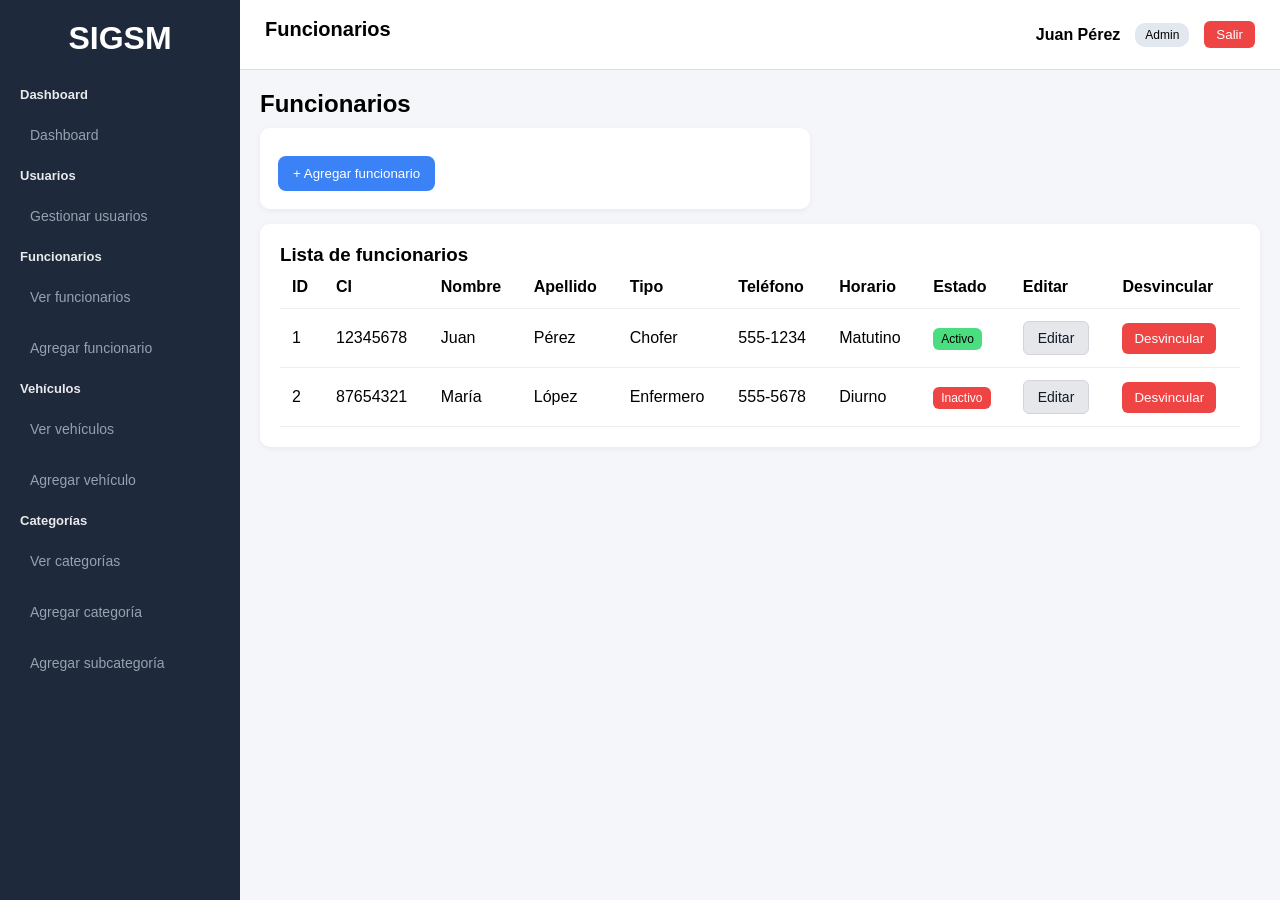
<file: Primera Entrega/proto/admin/funcionarios.html>
<!DOCTYPE html>
<html lang="es">
<head>
    <meta charset="UTF-8">
    <title>SIGSM - Funcionarios</title>
    <link rel="stylesheet" href="../css/layout.css">
    <link rel="stylesheet" href="../css/components.css">
</head>

<body>

    <div class="sidebar">

        <h1 class="logo">SIGSM</h1>

        <ul class="menu">
            <li class="menu-section">Dashboard</li>
            <li><a href="index.html">Dashboard</a></li>

            <li class="menu-section">Usuarios</li>
            <li><a href="usuarios.html">Gestionar usuarios</a></li>

            <li class="menu-section">Funcionarios</li>
            <li><a href="funcionarios.html">Ver funcionarios</a></li>
            <li><a href="funcionarios_crear.html">Agregar funcionario</a></li>

            <li class="menu-section">Vehículos</li>
            <li><a href="vehiculos.html">Ver vehículos</a></li>
            <li><a href="vehiculos_crear.html">Agregar vehículo</a></li>

            <li class="menu-section">Categorías</li>
            <li><a href="categorias.html">Ver categorías</a></li>
            <li><a href="categorias_crear.html">Agregar categoría</a></li>
            <li><a href="subcategorias_crear.html">Agregar subcategoría</a></li>
        </ul>

    </div>

    <div class="main">

        <div class="header">

            <div class="header-left">
                <h2>Funcionarios</h2>
            </div>

            <div class="header-right">
                <span class="user">Juan Pérez</span>
                <span class="role">Admin</span>
                <a href="../login.html">
                    <button class="logout">Salir</button>
                </a>
            </div>

        </div>

        <div class="content">

            <h2 class="titulo-seccion">Funcionarios</h2>

            <div class="card card-medium">
                <a href="funcionarios_crear.html">
                    <button class="btn-primary">+ Agregar funcionario</button>
                </a>
            </div>

            <div class="card" style="margin-top:15px;">
                <h3>Lista de funcionarios</h3>

                <table>

                    <tr>
                        <th>ID</th>
                        <th>CI</th>
                        <th>Nombre</th>
                        <th>Apellido</th>
                        <th>Tipo</th>
                        <th>Teléfono</th>
                        <th>Horario</th>
                        <th>Estado</th>
                        <th>Editar</th>
                        <th>Desvincular</th>
                    </tr>

                    <tr>
                        <td>1</td>
                        <td>12345678</td>
                        <td>Juan</td>
                        <td>Pérez</td>
                        <td>Chofer</td>
                        <td>555-1234</td>
                        <td>Matutino</td>
                        <td><span class="estado activo">Activo</span></td>
                        <td>
                            <a href="funcionarios_editar.html">
                                <button class="btn-secondary">Editar</button>
                            </a>
                        </td>
                        <td>
                            <button class="btn-danger">
                                Desvincular
                            </button>
                        </td>
                    </tr>

                    <tr>
                        <td>2</td>
                        <td>87654321</td>
                        <td>María</td>
                        <td>López</td>
                        <td>Enfermero</td>
                        <td>555-5678</td>
                        <td>Diurno</td>
                        <td><span class="estado inactivo">Inactivo</span></td>
                        <td>
                            <a href="funcionarios_editar.html">
                                <button class="btn-secondary">Editar</button>
                            </a>
                        </td>
                        <td>
                            <button class="btn-danger">
                                Desvincular
                            </button>
                        </td>
                    </tr>

                </table>
            </div>

        </div>

    </div>

</body>
</html>
</file>
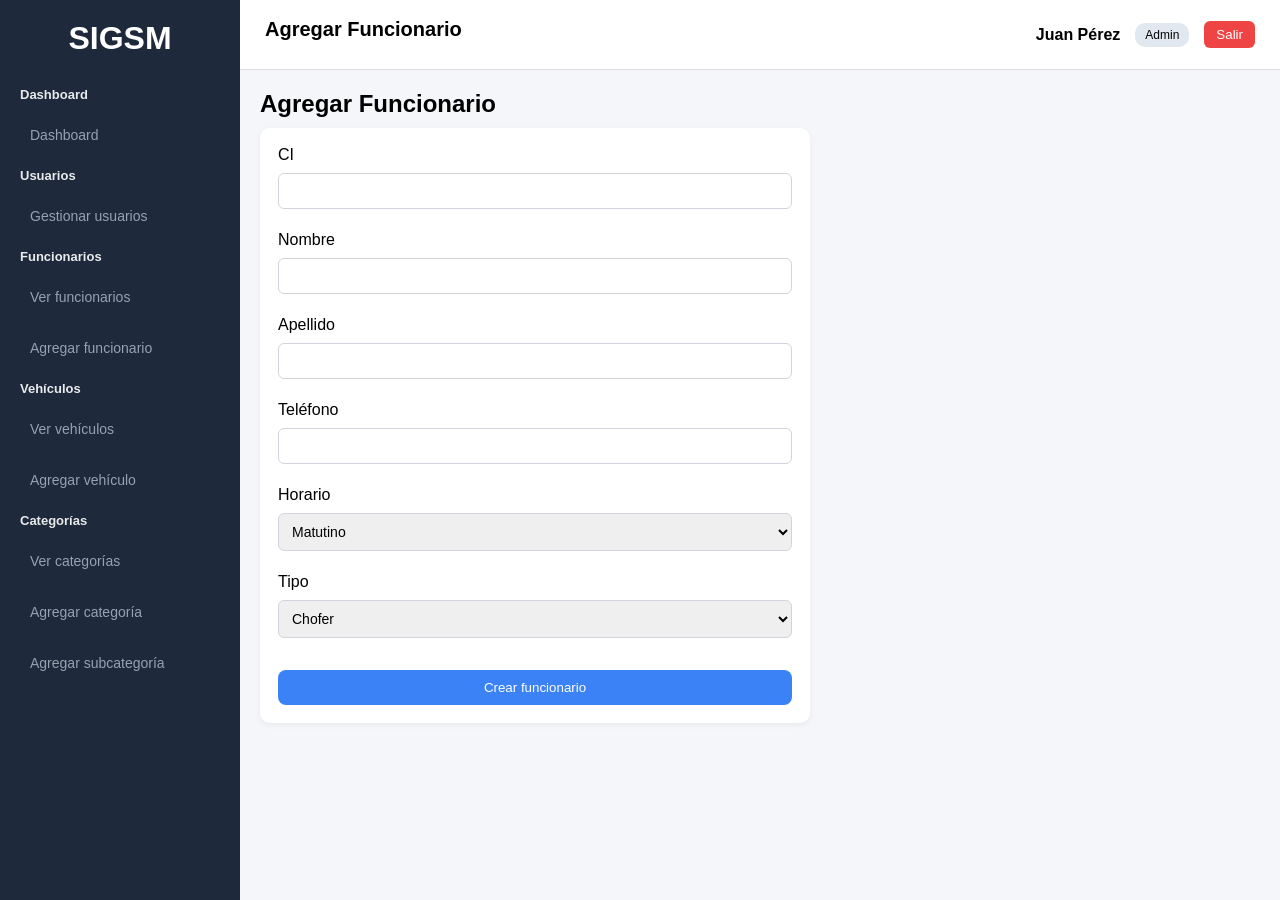
<file: Primera Entrega/proto/admin/funcionarios_crear.html>
<!DOCTYPE html>
<html lang="es">
<head>
    <meta charset="UTF-8">
    <title>SIGSM - Agregar Funcionario</title>
    <link rel="stylesheet" href="../css/layout.css">
    <link rel="stylesheet" href="../css/components.css">
</head>

<body>

    <div class="sidebar">

        <h1 class="logo">SIGSM</h1>

        <ul class="menu">
            <li class="menu-section">Dashboard</li>
            <li><a href="index.html">Dashboard</a></li>

            <li class="menu-section">Usuarios</li>
            <li><a href="usuarios.html">Gestionar usuarios</a></li>

            <li class="menu-section">Funcionarios</li>
            <li><a href="funcionarios.html">Ver funcionarios</a></li>
            <li><a href="funcionarios_crear.html">Agregar funcionario</a></li>

            <li class="menu-section">Vehículos</li>
            <li><a href="vehiculos.html">Ver vehículos</a></li>
            <li><a href="vehiculos_crear.html">Agregar vehículo</a></li>

            <li class="menu-section">Categorías</li>
            <li><a href="categorias.html">Ver categorías</a></li>
            <li><a href="categorias_crear.html">Agregar categoría</a></li>
            <li><a href="subcategorias_crear.html">Agregar subcategoría</a></li>
        </ul>

    </div>

    <div class="main">

        <div class="header">

            <div class="header-left">
                <h2>Agregar Funcionario</h2>
            </div>

            <div class="header-right">
                <span class="user">Juan Pérez</span>
                <span class="role">Admin</span>
                <a href="../login.html">
                    <button class="logout">Salir</button>
                </a>
            </div>

        </div>

        <div class="content">

            <h2 class="titulo-seccion">Agregar Funcionario</h2>

            <div class="card card-medium">

                <form class="form">

                    <div class="form-group">
                        <label>CI</label>
                        <input type="text">
                    </div>

                    <div class="form-group">
                        <label>Nombre</label>
                        <input type="text">
                    </div>

                    <div class="form-group">
                        <label>Apellido</label>
                        <input type="text">
                    </div>

                    <div class="form-group">
                        <label>Teléfono</label>
                        <input type="text">
                    </div>

                    <div class="form-group">
                        <label>Horario</label>
                        <select>
                            <option>Matutino</option>
                            <option>Diurno</option>
                            <option>Vespertino</option>
                        </select>
                    </div>

                    <div class="form-group">
                        <label>Tipo</label>
                        <select>
                            <option>Chofer</option>
                            <option>Enfermero</option>
                        </select>
                    </div>

                    <button type="button" class="btn-primary">Crear funcionario</button>

                </form>

            </div>

        </div>

    </div>

</body>
</html>
</file>
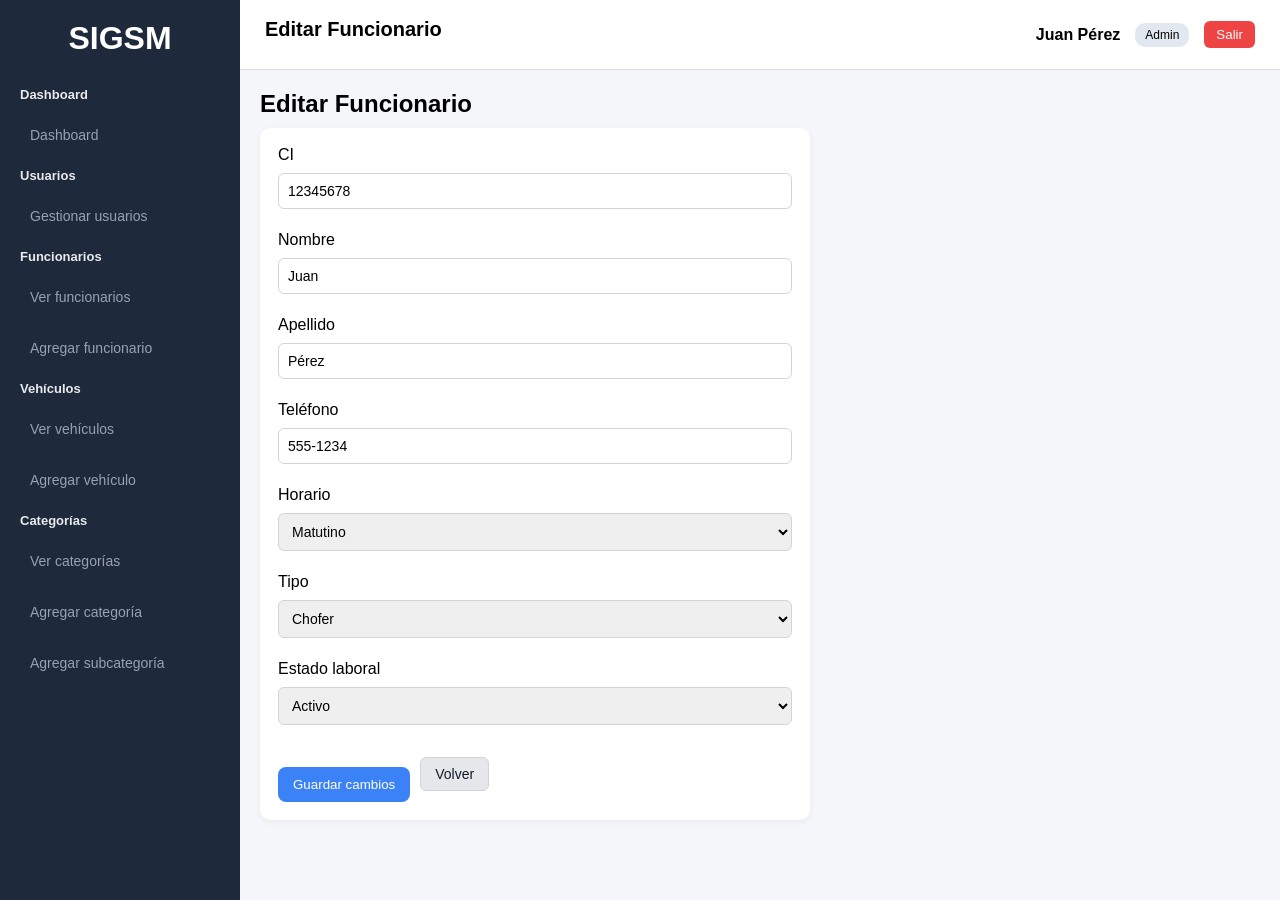
<file: Primera Entrega/proto/admin/funcionarios_editar.html>
<!DOCTYPE html>
<html lang="es">
<head>
    <meta charset="UTF-8">
    <title>SIGSM - Editar Funcionario</title>
    <link rel="stylesheet" href="../css/layout.css">
    <link rel="stylesheet" href="../css/components.css">
</head>

<body>

    <div class="sidebar">

        <h1 class="logo">SIGSM</h1>

        <ul class="menu">
            <li class="menu-section">Dashboard</li>
            <li><a href="index.html">Dashboard</a></li>

            <li class="menu-section">Usuarios</li>
            <li><a href="usuarios.html">Gestionar usuarios</a></li>

            <li class="menu-section">Funcionarios</li>
            <li><a href="funcionarios.html">Ver funcionarios</a></li>
            <li><a href="funcionarios_crear.html">Agregar funcionario</a></li>

            <li class="menu-section">Vehículos</li>
            <li><a href="vehiculos.html">Ver vehículos</a></li>
            <li><a href="vehiculos_crear.html">Agregar vehículo</a></li>

            <li class="menu-section">Categorías</li>
            <li><a href="categorias.html">Ver categorías</a></li>
            <li><a href="categorias_crear.html">Agregar categoría</a></li>
            <li><a href="subcategorias_crear.html">Agregar subcategoría</a></li>
        </ul>

    </div>

    <div class="main">

        <div class="header">

            <div class="header-left">
                <h2>Editar Funcionario</h2>
            </div>

            <div class="header-right">
                <span class="user">Juan Pérez</span>
                <span class="role">Admin</span>
                <a href="../login.html">
                    <button class="logout">Salir</button>
                </a>
            </div>

        </div>

        <div class="content">

            <h2 class="titulo-seccion">Editar Funcionario</h2>

            <div class="card card-medium">

                <form class="form">

                    <div class="form-group">
                        <label>CI</label>
                        <input type="text" value="12345678">
                    </div>

                    <div class="form-group">
                        <label>Nombre</label>
                        <input type="text" value="Juan">
                    </div>

                    <div class="form-group">
                        <label>Apellido</label>
                        <input type="text" value="Pérez">
                    </div>

                    <div class="form-group">
                        <label>Teléfono</label>
                        <input type="text" value="555-1234">
                    </div>

                    <div class="form-group">
                        <label>Horario</label>
                        <select>
                            <option selected>Matutino</option>
                            <option>Diurno</option>
                            <option>Vespertino</option>
                        </select>
                    </div>


                    <div class="form-group">
                        <label>Tipo</label>
                        <select>
                            <option selected>Chofer</option>
                            <option>Enfermero</option>
                        </select>
                    </div>

                    <div class="form-group">
                        <label>Estado laboral</label>
                        <select>
                            <option selected>Activo</option>
                            <option>Inactivo</option>
                            <option>Desvinculado</option>
                        </select>
                    </div>

                    <div style="display:flex; gap:10px; margin-top:10px;">
                        <button type="button" class="btn-primary">Guardar cambios</button>

                        <a href="funcionarios.html">
                            <button type="button" class="btn-secondary">Volver</button>
                        </a>
                    </div>

                </form>

            </div>

        </div>

    </div>

</body>
</html>
</file>
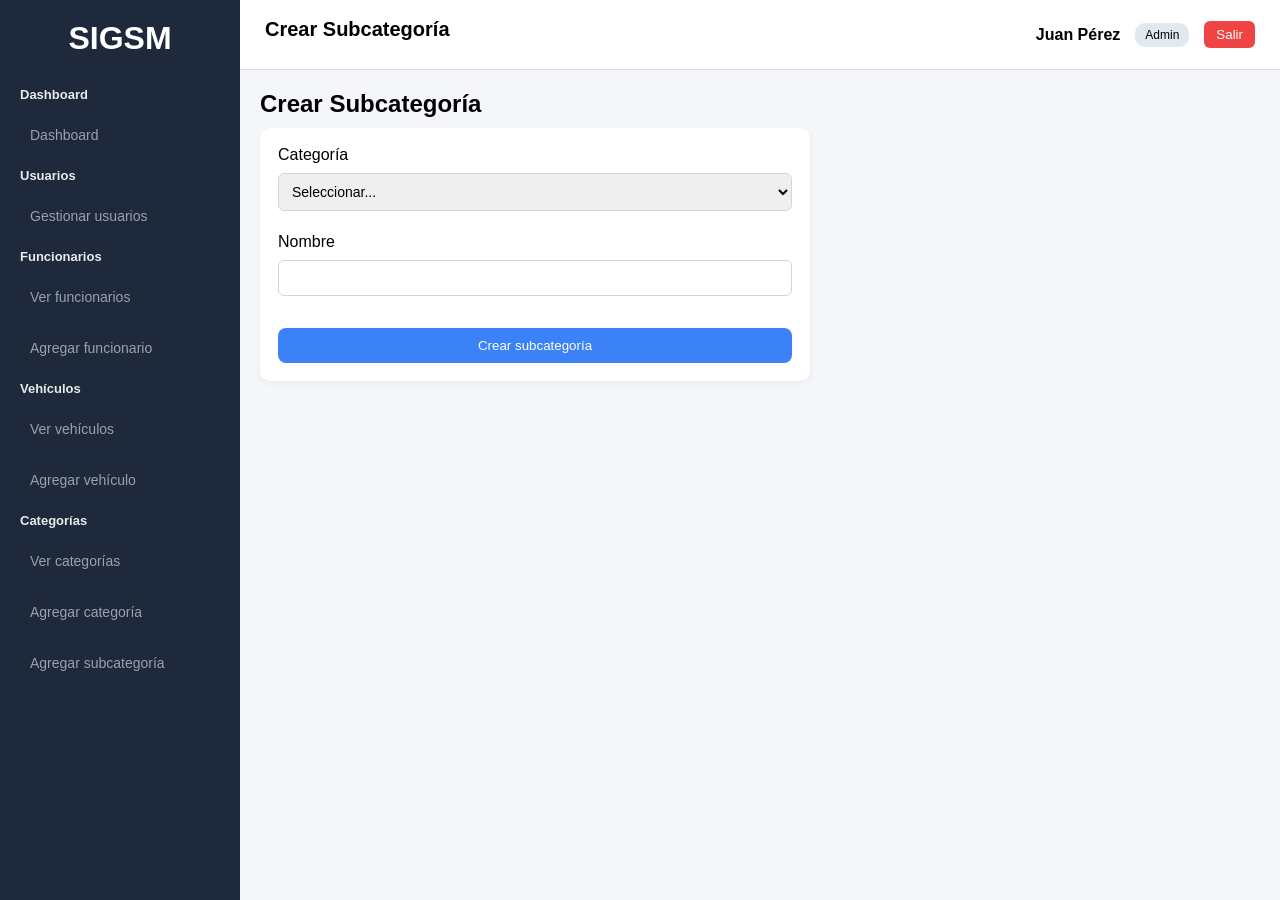
<file: Primera Entrega/proto/admin/subcategorias_crear.html>
<!DOCTYPE html>
<html lang="es">
<head>
    <meta charset="UTF-8">
    <title>SIGSM - Crear Subcategoría</title>
    <link rel="stylesheet" href="../css/layout.css">
    <link rel="stylesheet" href="../css/components.css">
</head>

<body>

    <div class="sidebar">

        <h1 class="logo">SIGSM</h1>

        <ul class="menu">
            <li class="menu-section">Dashboard</li>
            <li><a href="index.html">Dashboard</a></li>

            <li class="menu-section">Usuarios</li>
            <li><a href="usuarios.html">Gestionar usuarios</a></li>

            <li class="menu-section">Funcionarios</li>
            <li><a href="funcionarios.html">Ver funcionarios</a></li>
            <li><a href="funcionarios_crear.html">Agregar funcionario</a></li>

            <li class="menu-section">Vehículos</li>
            <li><a href="vehiculos.html">Ver vehículos</a></li>
            <li><a href="vehiculos_crear.html">Agregar vehículo</a></li>

            <li class="menu-section">Categorías</li>
            <li><a href="categorias.html">Ver categorías</a></li>
            <li><a href="categorias_crear.html">Agregar categoría</a></li>
            <li><a href="subcategorias_crear.html">Agregar subcategoría</a></li>
        </ul>

    </div>

    <div class="main">

        <div class="header">

            <div class="header-left">
                <h2>Crear Subcategoría</h2>
            </div>

            <div class="header-right">
                <span class="user">Juan Pérez</span>
                <span class="role">Admin</span>
                <a href="../login.html">
                    <button class="logout">Salir</button>
                </a>
            </div>

        </div>

        <div class="content">

            <h2 class="titulo-seccion">Crear Subcategoría</h2>

            <div class="card card-medium">

                <form class="form">

                    <div class="form-group">
                        <label>Categoría</label>
                        <select>
                            <option value="">Seleccionar...</option>
                            <option>Documentos</option>
                            <option>Pacientes</option>
                        </select>
                    </div>

                    <div class="form-group">
                        <label>Nombre</label>
                        <input type="text">
                    </div>

                    <button type="button" class="btn-primary">Crear subcategoría</button>

                </form>

            </div>

        </div>

    </div>

</body>
</html>
</file>
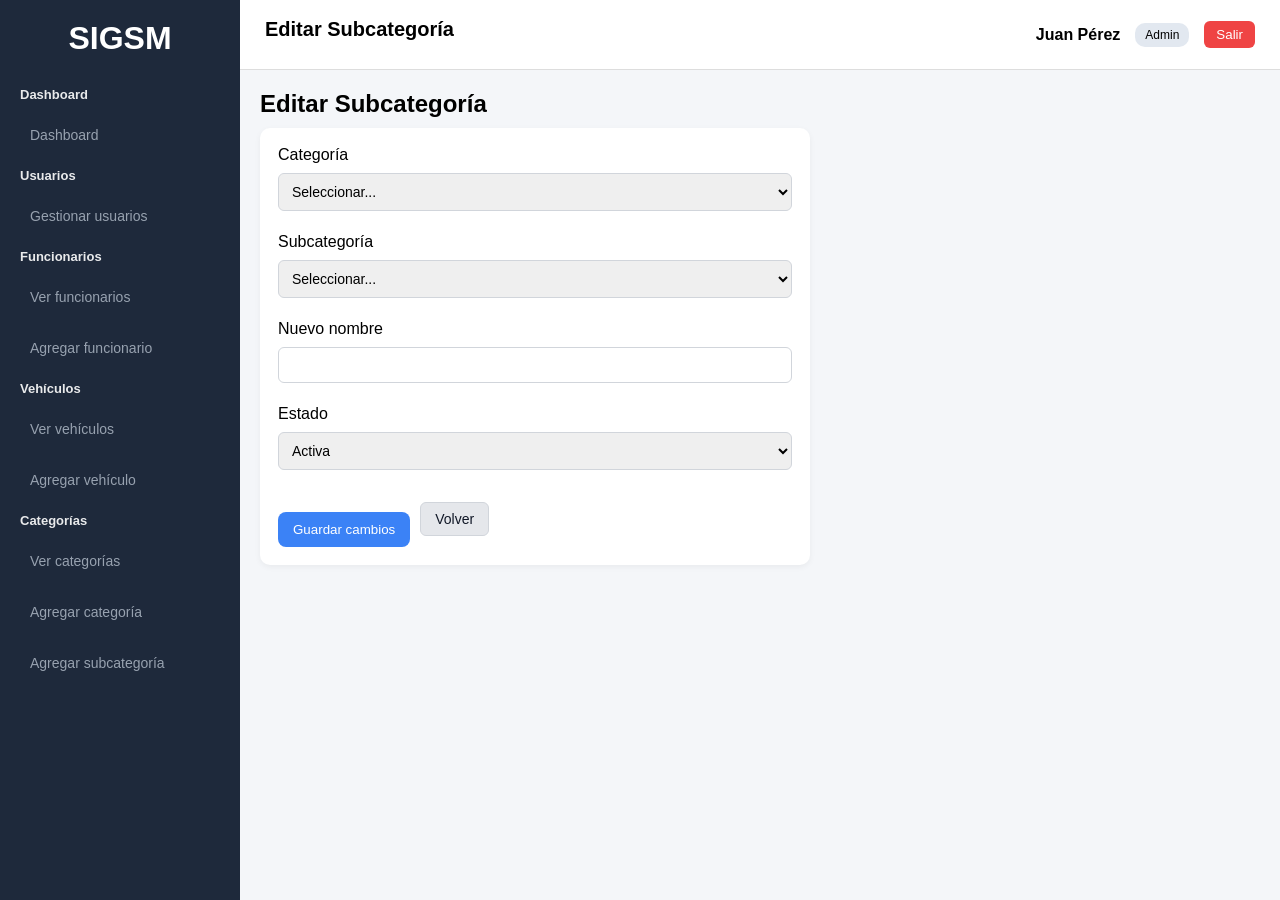
<file: Primera Entrega/proto/admin/subcategorias_editar.html>
<!DOCTYPE html>
<html lang="es">
<head>
    <meta charset="UTF-8">
    <title>SIGSM - Editar Subcategoría</title>
    <link rel="stylesheet" href="../css/layout.css">
    <link rel="stylesheet" href="../css/components.css">
</head>

<body>

    <div class="sidebar">

        <h1 class="logo">SIGSM</h1>

        <ul class="menu">
            <li class="menu-section">Dashboard</li>
            <li><a href="index.html">Dashboard</a></li>

            <li class="menu-section">Usuarios</li>
            <li><a href="usuarios.html">Gestionar usuarios</a></li>

            <li class="menu-section">Funcionarios</li>
            <li><a href="funcionarios.html">Ver funcionarios</a></li>
            <li><a href="funcionarios_crear.html">Agregar funcionario</a></li>

            <li class="menu-section">Vehículos</li>
            <li><a href="vehiculos.html">Ver vehículos</a></li>
            <li><a href="vehiculos_crear.html">Agregar vehículo</a></li>

            <li class="menu-section">Categorías</li>
            <li><a href="categorias.html">Ver categorías</a></li>
            <li><a href="categorias_crear.html">Agregar categoría</a></li>
            <li><a href="subcategorias_crear.html">Agregar subcategoría</a></li>
        </ul>

    </div>

    <div class="main">

        <div class="header">

            <div class="header-left">
                <h2>Editar Subcategoría</h2>
            </div>

            <div class="header-right">
                <span class="user">Juan Pérez</span>
                <span class="role">Admin</span>
                <a href="../login.html">
                    <button class="logout">Salir</button>
                </a>
            </div>

        </div>

        <div class="content">

            <h2 class="titulo-seccion">Editar Subcategoría</h2>

            <div class="card card-medium">

                <form class="form">

                    <!-- PASO 1 -->
                    <div class="form-group">
                        <label>Categoría</label>
                        <select>
                            <option>Seleccionar...</option>
                            <option>Documentos</option>
                            <option>Pacientes</option>
                        </select>
                    </div>

                    <!-- PASO 2 -->
                    <div class="form-group">
                        <label>Subcategoría</label>
                        <select>
                            <option>Seleccionar...</option>
                            <option>Protocolos</option>
                            <option>Informes</option>
                        </select>
                    </div>

                    <!-- PASO 3 -->
                    <div class="form-group">
                        <label>Nuevo nombre</label>
                        <input type="text">
                    </div>

                    <div class="form-group">
                        <label>Estado</label>
                        <select>
                            <option>Activa</option>
                            <option>Desvinculada</option>
                        </select>
                    </div>

                    <div class="acciones-form">
                        <button type="button" class="btn-primary">Guardar cambios</button>

                        <a href="categorias.html">
                            <button type="button" class="btn-secondary">Volver</button>
                        </a>
                    </div>

                </form>

            </div>

        </div>

    </div>

</body>
</html>
</file>
<file: Primera Entrega/proto/css/layout.css>
/*
   LAYOUT.CSS
   Estructura general (esqueleto) de las páginas internas del sistema:
   admin/*, dashboard/, documentos/*, traslados/*, login.html, index.html
   No tiene estilos de componentes (cards, botones, tablas) — eso está en components.css
*/

/* ================= RESET ================= */
* {
    margin: 0;
    padding: 0;
    box-sizing: border-box;
    font-family: Arial, Helvetica, sans-serif;
}

/* ================= BODY ================= */
body {
    display: flex;
    background-color: #f4f6f9;
}

h2 {
    margin-bottom: 10px;
}

/* ================= SIDEBAR =================
   Menú lateral fijo. Se usa en todas las páginas internas
   (admin/*, dashboard/, documentos/*, traslados/*) */
.sidebar {
    width: 240px;
    height: 100vh;
    background-color: #1e293b;
    color: white;
    padding: 20px;
    position: fixed;
}

.logo {
    text-align: center;
    margin-bottom: 30px;
}

.menu {
    list-style: none;
}

.menu li {
    margin: 15px 0;
}

.menu a {
    text-decoration: none;
    color: #cbd5e1;
    display: block;
    padding: 10px;
    border-radius: 8px;
    font-weight: 400;
    font-size: 14px;
    opacity: 0.7;
    transition: 0.2s;
}

.menu a:hover {
    background-color: #334155;
    color: white;
}

.menu-section {
    margin-top: 15px;
    font-size: 13px;
    font-weight: 700;
    color: #fff;
    opacity: 0.9;
}

/* ================= MAIN =================
   Columna derecha (todo lo que no es el sidebar) */
.main {
    margin-left: 240px;
    width: 100%;
}

/* ================= HEADER =================
   Barra superior con título de la página + usuario logueado */
.header {
    height: 70px;
    background-color: white;
    display: flex;
    justify-content: space-between;
    align-items: center;
    padding: 0 25px;
    border-bottom: 1px solid #ddd;
}

.header h2 {
    font-size: 20px;
}

.header-right {
    display: flex;
    align-items: center;
    gap: 15px;
}

.user {
    font-weight: bold;
}

.role {
    font-size: 12px;
    background-color: #e2e8f0;
    padding: 5px 10px;
    border-radius: 10px;
}

.logout {
    padding: 6px 12px;
    border: none;
    background-color: #ef4444;
    color: white;
    border-radius: 6px;
    cursor: pointer;
}

.logout:hover {
    background-color: #dc2626;
}

/* ================= CONTENT =================
   Zona donde va el contenido propio de cada página, dentro de .main */
.content {
    padding: 20px;
}

/* ================= TOP BAR =================
   Fila de título + acciones que se repite arriba del contenido en varias páginas */
.top-bar {
    display: flex;
    justify-content: space-between;
    align-items: center;
    margin-bottom: 20px;
}

/* ================= LOGIN =================
   Centra la tarjeta de login en la pantalla. Se usa en login.html e index.html */
.login-container {
    display: flex;
    justify-content: center;
    align-items: center;
    height: 100vh;
}

/* ================= RESPONSIVE =================
   En pantallas chicas el sidebar deja de ser fijo y pasa
   arriba de todo, ocupando el ancho completo */
@media (max-width: 768px) {
    body {
        display: block;
    }

    .sidebar {
        position: static;
        width: 100%;
        height: auto;
        padding: 15px;
    }

    .menu {
        display: flex;
        flex-wrap: wrap;
        gap: 5px;
    }

    .menu li {
        margin: 0;
    }

    .main {
        margin-left: 0;
        width: 100%;
    }

    .header {
        flex-wrap: wrap;
        height: auto;
        padding: 12px;
        gap: 10px;
    }

    .content {
        padding: 12px;
    }

    .login-card {
        width: 90%;
    }
}
</file>
<file: Primera Entrega/proto/css/components.css>
/*
   COMPONENTS.CSS
   Piezas reutilizables dentro de .content (definido en layout.css):
   cards, tablas, botones, badges, formularios, login.
   Usado por: admin/*, dashboard/, documentos/*, traslados/*, login.html
   (el portal del paciente NO usa este archivo, tiene su propio css/portal.css)
*/

/* ================= CARD =================
   Caja blanca base. Se usa en casi todas las páginas internas */
.card {
    background-color: white;
    padding: 20px;
    border-radius: 10px;
    box-shadow: 0 2px 6px rgba(0,0,0,0.05);
    overflow-x: auto;
}

/* Card angosta para formularios de alta/edición:
   admin/*_crear.html, admin/*_editar.html, documentos/documento_subir.html,
   documentos/documento_editar.html */
.card-medium {
    max-width: 550px;
    padding: 18px;
}

/* Cards del menú principal de administración: admin/index.html */
.card-admin {
    padding: 15px;
    display: flex;
    flex-direction: column;
    justify-content: space-between;
    min-height: 150px;
}

.card-admin h3 {
    margin-bottom: 5px;
}

.card-admin p {
    font-size: 14px;
    opacity: 0.8;
    margin-bottom: 10px;
}

.grid-admin {
    display: grid;
    grid-template-columns: repeat(auto-fit, minmax(220px, 1fr));
    gap: 15px;
}

/* Cards de accesos rápidos: documentos/index.html */
.card-accion {
    width: 250px;
    display: flex;
    flex-direction: column;
    justify-content: space-between;
}

.card-accion p {
    font-size: 14px;
    color: #64748b;
    margin: 10px 0 15px 0;
}

.card-accion:hover {
    transform: translateY(-3px);
    transition: 0.2s;
}

.acciones-cards {
    display: flex;
    gap: 20px;
    flex-wrap: wrap;
}

/* ================= TABLAS =================
   Listados: admin/categorias.html, admin/funcionarios.html, admin/usuarios.html,
   admin/vehiculos.html, traslados/index.html, documentos/documentos.html */
table {
    width: 100%;
    border-collapse: collapse;
}

thead {
    background-color: #f1f5f9;
}

th, td {
    padding: 12px;
    text-align: left;
}

tbody tr {
    border-bottom: 1px solid #eee;
    cursor: pointer;
    transition: 0.2s;
}

tbody tr:hover {
    background-color: #f9fafb;
}

/* ================= GRID DASHBOARD =================
   Fila de cards con números/resumen: dashboard/index.html,
   admin/index.html, documentos/index.html */
.grid {
    display: grid;
    grid-template-columns: repeat(3, 1fr);
    gap: 20px;
}

.number {
    font-size: 32px;
    font-weight: bold;
    margin-top: 10px;
}

@media (max-width: 768px) {
    .grid {
        grid-template-columns: 1fr;
    }
}

/* ================= BOTONES =================
   Usados en todas las páginas internas */
.btn-primary {
    background-color: #3b82f6;
    color: white;
    padding: 10px 15px;
    border: none;
    border-radius: 8px;
    cursor: pointer;
    margin-top: 10px;
}

.btn-primary:hover {
    background-color: #2563eb;
}

.btn-secondary {
    background-color: #e5e7eb;
    color: #111827;
    border: 1px solid #d1d5db;
    padding: 8px 14px;
    border-radius: 6px;
    font-size: 14px;
    cursor: pointer;
    transition: 0.2s;
}

.btn-secondary:hover {
    background-color: #d1d5db;
}

.btn-danger {
    background-color: #ef4444;
    color: white;
    padding: 8px 12px;
    border: none;
    border-radius: 6px;
    cursor: pointer;
    transition: 0.2s;
}

.btn-danger:hover {
    background-color: #dc2626;
}

.btn-warning {
    background-color: #f59e0b;
    color: white;
    padding: 8px 12px;
    border: none;
    border-radius: 6px;
    cursor: pointer;
}

.btn-warning:hover {
    background-color: #d97706;
}

.btn-big {
    width: 100%;
    padding: 12px;
    font-size: 15px;
}

/* ================= BOTÓN ESTADO =================
   Botón de cambio de estado: traslados/index.html */
.btn-estado {
    border: none;
    padding: 6px 12px;
    border-radius: 6px;
    cursor: pointer;
    color: white;
    font-size: 12px;
}

.estado-solicitado { background-color: #f59e0b; } /* amarillo */
.estado-curso { background-color: #3b82f6; } /* azul */
.estado-llego { background-color: #10b981; } /* verde */
.estado-regreso { background-color: #38bdf8; } /* celeste */
.estado-finalizado { background-color: #6b7280; } /* gris */

.acciones {
    margin-top: 15px;
    display: flex;
    gap: 10px;
    justify-content: flex-start;
}

/* ================= BADGES =================
   Etiquetas de rol/estado: admin/usuarios.html, dashboard/index.html,
   documentos/documentos.html, traslados/nuevo.html, traslados/solicitar.html */
.badge {
    padding: 4px 8px;
    border-radius: 6px;
    font-size: 12px;
}

.badge.activo { background-color: #d1fae5; color: #065f46; }
.badge.pendiente { background-color: #fef3c7; color: #92400e; }
.badge.finalizado { background-color: #e0e7ff; color: #3730a3; }
.badge.admin { background: #ef4444; color: white; }
.badge.operador { background: #3b82f6; color: white; }
.badge.medico { background: #10b981; color: white; }

/* Prioridad de traslado (se usa junto con .badge): traslados/nuevo.html, traslados/solicitar.html */
.badge.prioridad-alta { background-color: #ef4444; color: white; }
.badge.prioridad-media { background-color: #f59e0b; color: white; }
.badge.prioridad-baja { background-color: #10b981; color: white; }

/* ================= ESTADO =================
   Etiquetas de estado de funcionarios/vehículos/categorías:
   admin/categorias.html, admin/funcionarios.html, admin/vehiculos.html,
   admin/index.html, traslados/index.html, traslados/solicitar.html */
.estado {
    padding: 4px 8px;
    border-radius: 6px;
    font-size: 12px;
}

.estado.pendiente { background: #facc15; }
.estado.curso { background: #38bdf8; }
.estado.finalizado { background: #4ade80; }
.estado.activo { background: #4ade80; }
.estado.inactivo { background: #ef4444; color: white; }
.estado.disponible { background: #4ade80; }
.estado.ocupado { background: #38bdf8; }
.estado.fuera { background: #ef4444; color: white; }
.estado.desvinculado { background: #6b7280; color: white; }

/* ================= FORMULARIOS =================
   Usado en todos los formularios de alta/edición y en login.html */
.form {
    display: flex;
    flex-direction: column;
    gap: 10px;
}

.form-group {
    display: flex;
    flex-direction: column;
    gap: 5px;
    width: 100%;
    margin-bottom: 12px;
}

.form-group label {
    font-weight: 500;
    margin-bottom: 4px;
}

.form-group input,
.form-group select {
    width: 100%;
    padding: 9px;
    border-radius: 6px;
    border: 1px solid #d1d5db;
    font-size: 14px;
}

input, select, textarea {
    padding: 8px;
    border-radius: 6px;
    border: 1px solid #ccc;
    font-family: inherit;
}

/* ================= CAMPOS DE TRASLADO =================
   Específicos de traslados/nuevo.html y traslados/solicitar.html */
.camposPaciente {
    display: flex;
    flex-direction: column;
    gap: 10px;
}

.checkbox-group {
    display: flex;
    gap: 15px;
    flex-wrap: wrap;
}

.tipo-selector {
    display: flex;
    gap: 10px;
    flex-wrap: wrap;
}

/* ================= ACCIONES DE FORMULARIO =================
   Fila de botones al pie de un formulario o card */
.acciones-form {
    display: flex;
    gap: 10px;
    margin-top: 10px;
    flex-wrap: wrap;
}

/* Específico de admin/categorias.html */
.acciones-categorias {
    display: flex;
    gap: 10px;
    flex-wrap: wrap;
}

.acciones-categorias .btn-primary {
    min-width: 160px;
}

/* ================= LOGIN =================
   login.html e index.html */
.login-card {
    width: 320px;
    padding: 25px;
    border-radius: 12px;
    background-color: white;
    box-shadow: 0 4px 12px rgba(0,0,0,0.08);
}

.login-card h2 {
    text-align: center;
    margin-bottom: 20px;
}

.login-card .form {
    display: flex;
    flex-direction: column;
    gap: 15px;
}

.login-card input {
    padding: 10px;
    border-radius: 6px;
    border: 1px solid #ccc;
    transition: 0.2s;
}

.login-card input:focus {
    outline: none;
    border-color: #3b82f6;
}

.login-card button {
    margin-top: 10px;
    width: 100%;
}

/* ================= UTILIDADES =================
   Antes vivía en utilities.css. Solo tiene esta regla, así que
   se sumó acá en vez de mantener un archivo aparte.
   Usado en traslados/solicitar.html para esconder bloques del formulario */
.bloque {
    display: none;
}
</file>
<file: Primera Entrega/proto/css/portal.css>
/*
   PORTAL.CSS
   Estilos exclusivos de portal-paciente.html (acceso público por QR, sin login).
   Es una página aparte del sistema interno, por eso no usa layout.css ni
   components.css: tiene su propio reset y sus propios componentes,
   basados en una versión simplificada del diseño original del portal.
*/

/* ================= VARIABLES =================
   Colores principales del portal, para no repetirlos en cada regla */
:root {
    --color-primario: #005B8E;
    --color-oscuro: #004570;
    --color-fondo: #F3F6FA;
    --color-alerta: #FF6A3B;
    --color-borde: #d9e2ec;
    --radio: 10px;
}

/* ================= BASE ================= */
* {
    margin: 0;
    padding: 0;
    box-sizing: border-box;
    font-family: Arial, Helvetica, sans-serif;
}

body {
    background-color: var(--color-fondo);
    color: #1e293b;
}

/* ================= PORTAL__HEADER ================= */
.portal__header {
    text-align: center;
    padding: 25px 20px;
    background-color: var(--color-oscuro);
    color: white;
}

.portal__header-logo {
    height: 50px;
    margin-bottom: 10px;
}

.portal__header-titulo {
    font-size: 22px;
    margin-bottom: 4px;
}

.portal__header-subtitulo {
    font-size: 13px;
    opacity: 0.85;
}

/* ================= PORTAL__NAV ================= */
.portal__nav {
    display: flex;
    flex-wrap: wrap;
    gap: 8px;
    justify-content: center;
    background-color: white;
    padding: 12px;
    border-bottom: 1px solid var(--color-borde);
}

.portal__nav-enlace {
    text-decoration: none;
    color: var(--color-oscuro);
    padding: 8px 14px;
    border-radius: 20px;
    background-color: var(--color-fondo);
    font-size: 14px;
}

.portal__nav-enlace:hover {
    background-color: var(--color-borde);
}

/* ================= PORTAL__MAIN ================= */
.portal__main {
    max-width: 800px;
    margin: 0 auto;
    padding: 20px;
}

.portal__seccion {
    background-color: white;
    border-radius: var(--radio);
    box-shadow: 0 2px 6px rgba(0,0,0,0.05);
    padding: 20px;
    margin-bottom: 20px;
}

.portal__seccion-titulo {
    color: var(--color-oscuro);
    margin-bottom: 10px;
}

.portal__seccion-intro {
    margin-bottom: 15px;
}

/* ================= ALERTA ================= */
.alerta {
    display: flex;
    align-items: center;
    gap: 10px;
    background-color: #fff4ec;
    color: #9a3b12;
    border: 1px solid var(--color-alerta);
    padding: 12px 15px;
    border-radius: 8px;
    margin-bottom: 15px;
    font-size: 14px;
}

.alerta img {
    width: 22px;
    height: 22px;
}

/* ================= FORMULARIO =================
   Buscador de documentos y formulario de la encuesta */
.formulario__campo {
    display: flex;
    flex-direction: column;
    gap: 5px;
    margin-bottom: 15px;
}

.formulario__campo label {
    font-weight: 500;
}

.formulario__campo input,
.formulario__campo select,
.formulario__campo textarea {
    padding: 9px;
    border-radius: 6px;
    border: 1px solid var(--color-borde);
    font-family: inherit;
    font-size: 14px;
}

/* ================= ACORDEON =================
   Usa <details>/<summary> nativo de HTML, sin trucos de CSS:
   la flecha que se ve es la que trae el navegador por defecto. */
.acordeon {
    border: 1px solid var(--color-borde);
    border-radius: 8px;
    margin-bottom: 10px;
}

.acordeon summary {
    padding: 14px;
    cursor: pointer;
    font-weight: bold;
    background-color: var(--color-fondo);
}

.acordeon__contenido {
    padding: 14px;
    border-top: 1px solid var(--color-borde);
}

/* ================= DOCUMENTO ================= */
.documento {
    display: flex;
    flex-wrap: wrap;
    justify-content: space-between;
    align-items: center;
    gap: 10px;
    padding: 10px 0;
    border-bottom: 1px solid var(--color-borde);
}

.documento:last-child {
    border-bottom: none;
}

.documento__acciones {
    display: flex;
    gap: 8px;
}

/* ================= ESCALA =================
   Fila de opciones de la encuesta de satisfacción */
.escala {
    display: flex;
    gap: 10px;
    flex-wrap: wrap;
}

.escala label {
    display: flex;
    align-items: center;
    gap: 5px;
    padding: 8px 12px;
    border-radius: 6px;
    border: 1px solid var(--color-borde);
    cursor: pointer;
}

/* ================= BOTON ================= */
.boton {
    background-color: var(--color-primario);
    color: white;
    padding: 10px 15px;
    border: none;
    border-radius: 8px;
    cursor: pointer;
    font-size: 14px;
}

.boton:hover {
    background-color: var(--color-oscuro);
}

.boton--secundario {
    background-color: white;
    color: var(--color-oscuro);
    border: 1px solid var(--color-borde);
}

.boton--secundario:hover {
    background-color: var(--color-fondo);
}

.boton--ancho {
    width: 100%;
    padding: 12px;
}

/* ================= PORTAL__PIE ================= */
.portal__pie {
    text-align: center;
    padding: 15px;
    color: #64748b;
    font-size: 13px;
}
</file>
